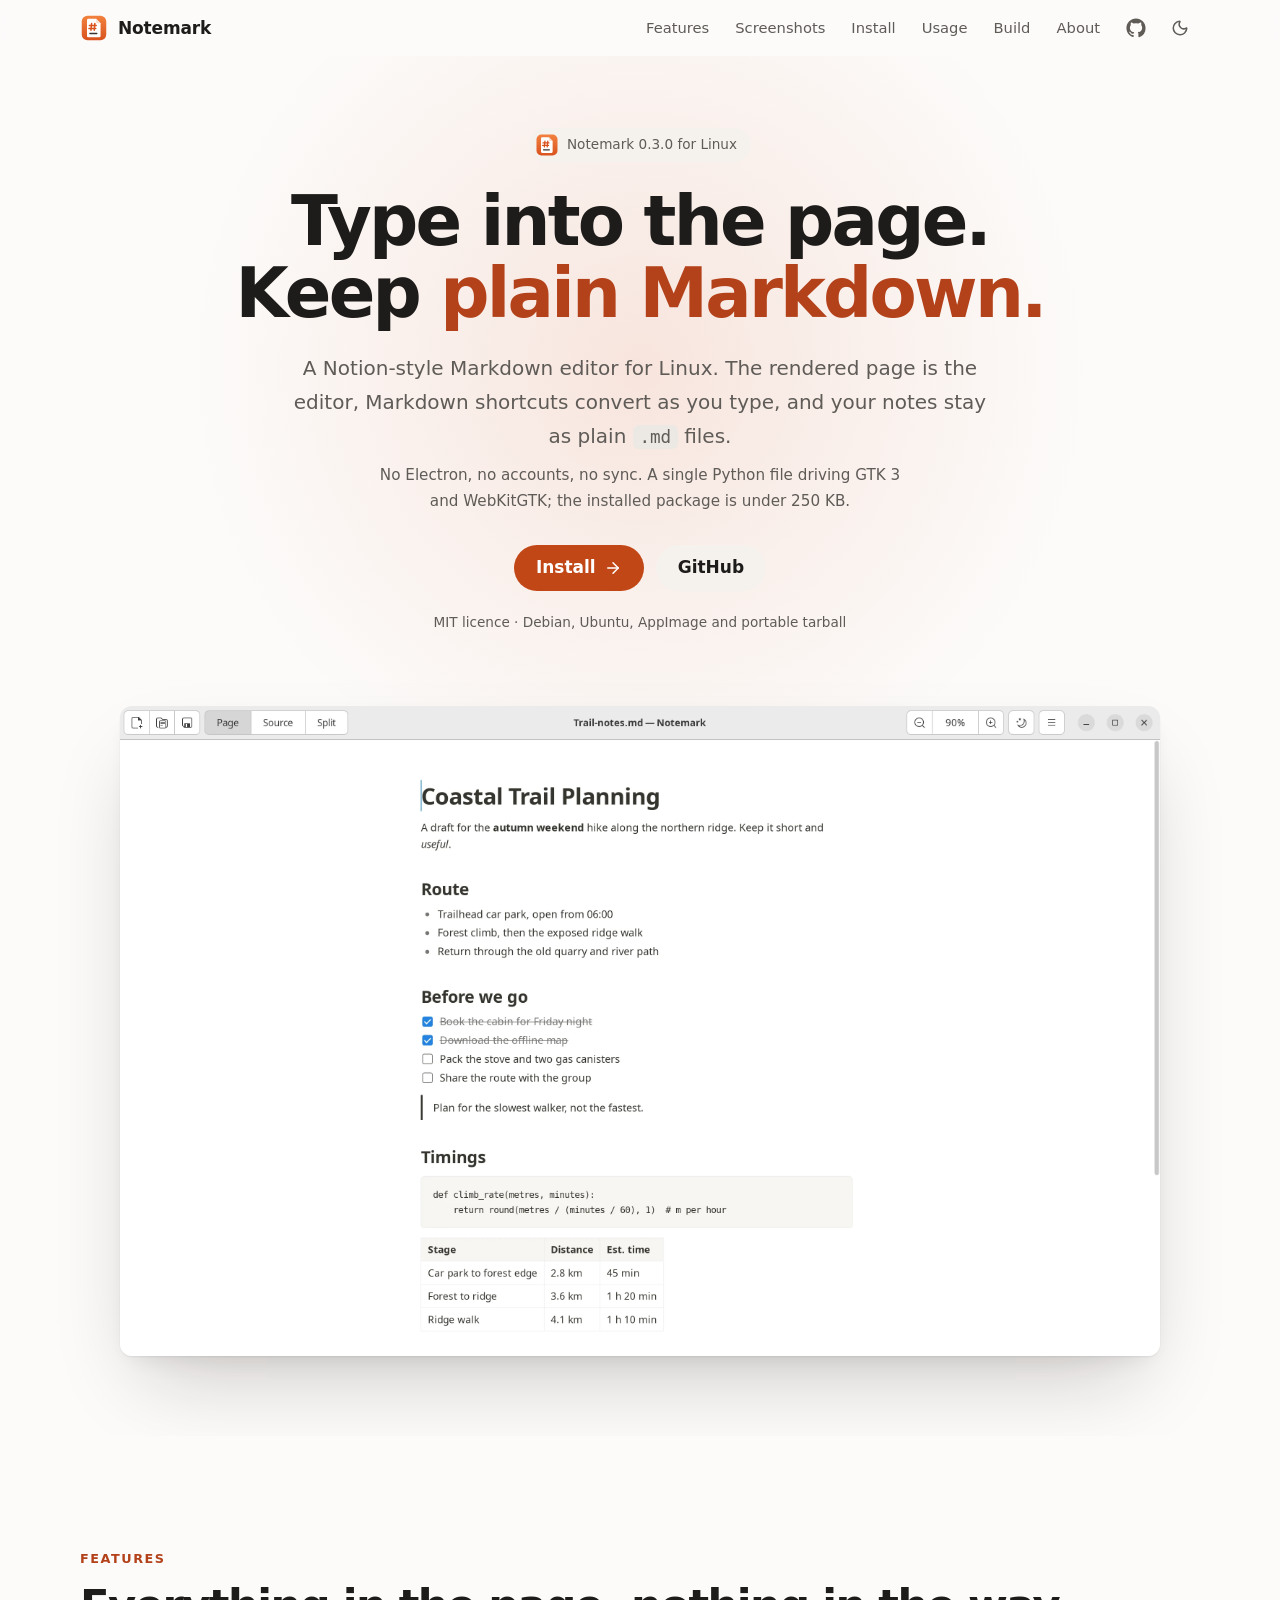
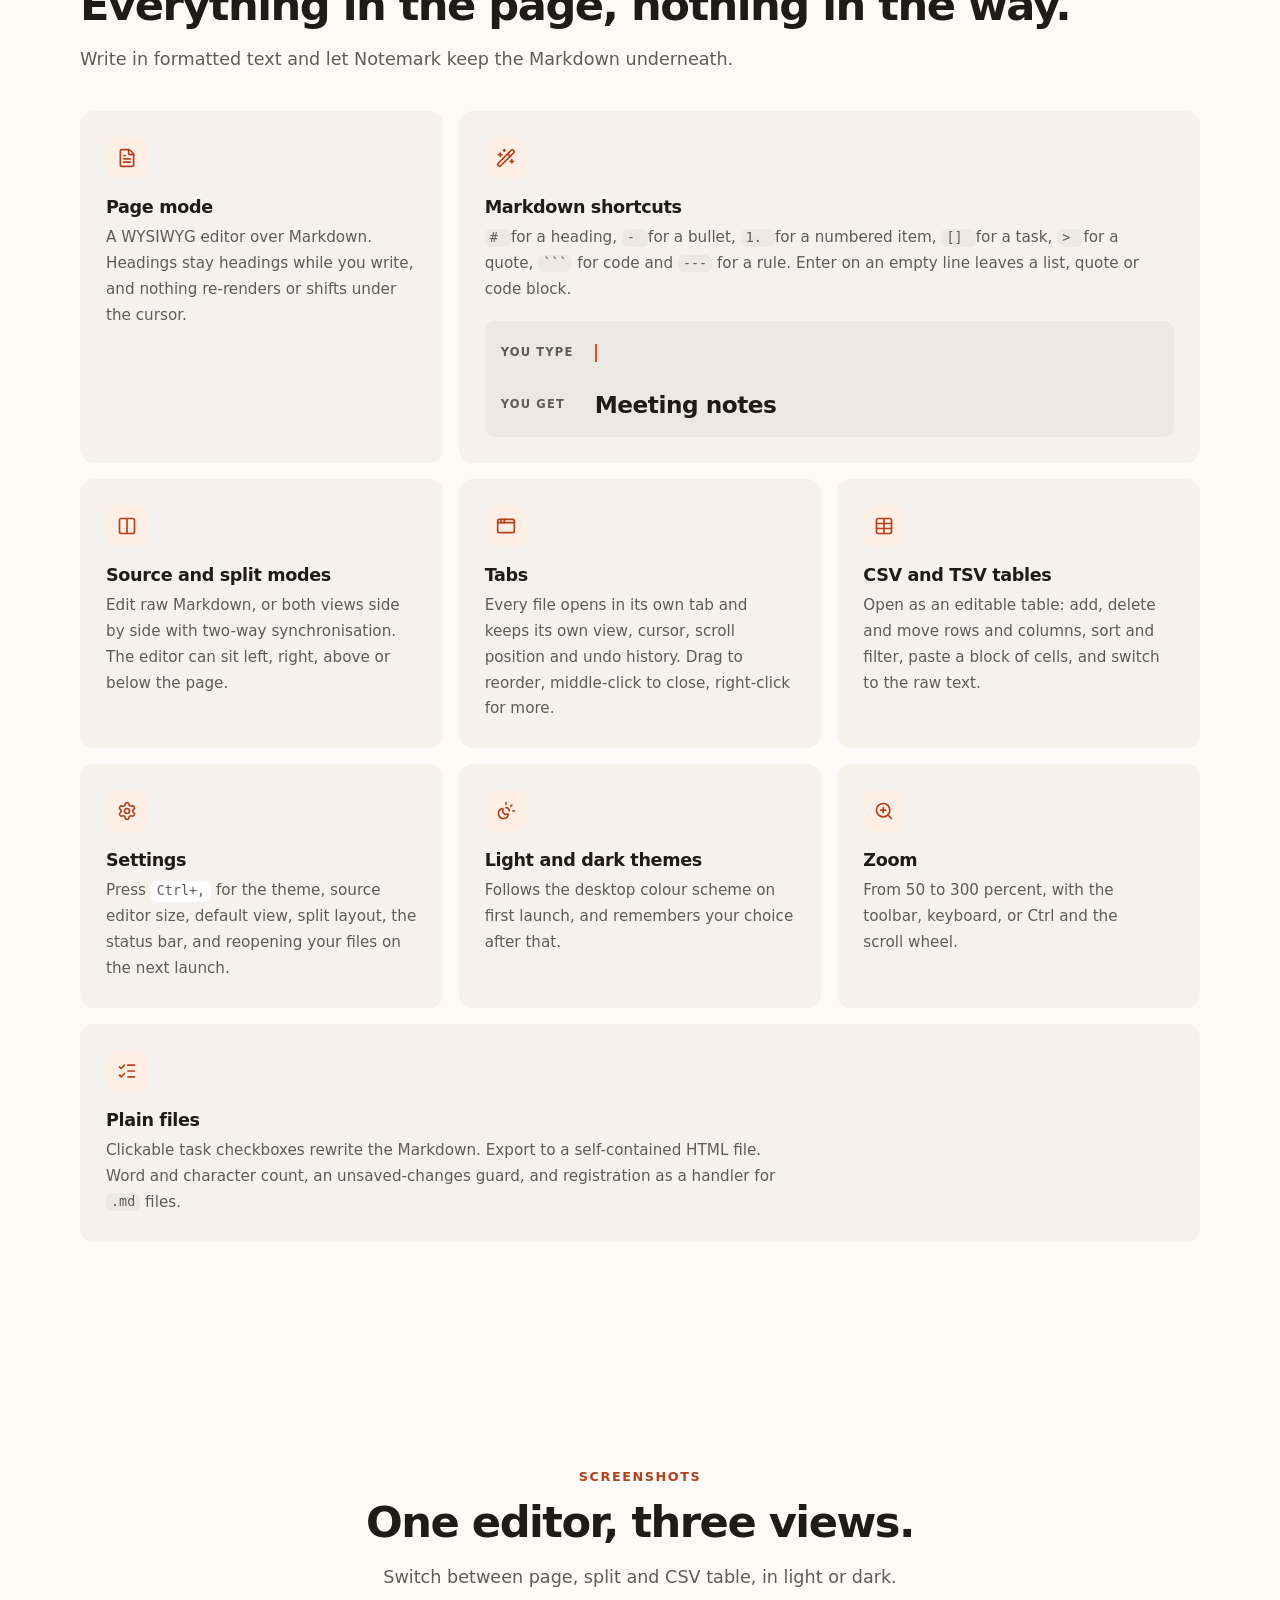
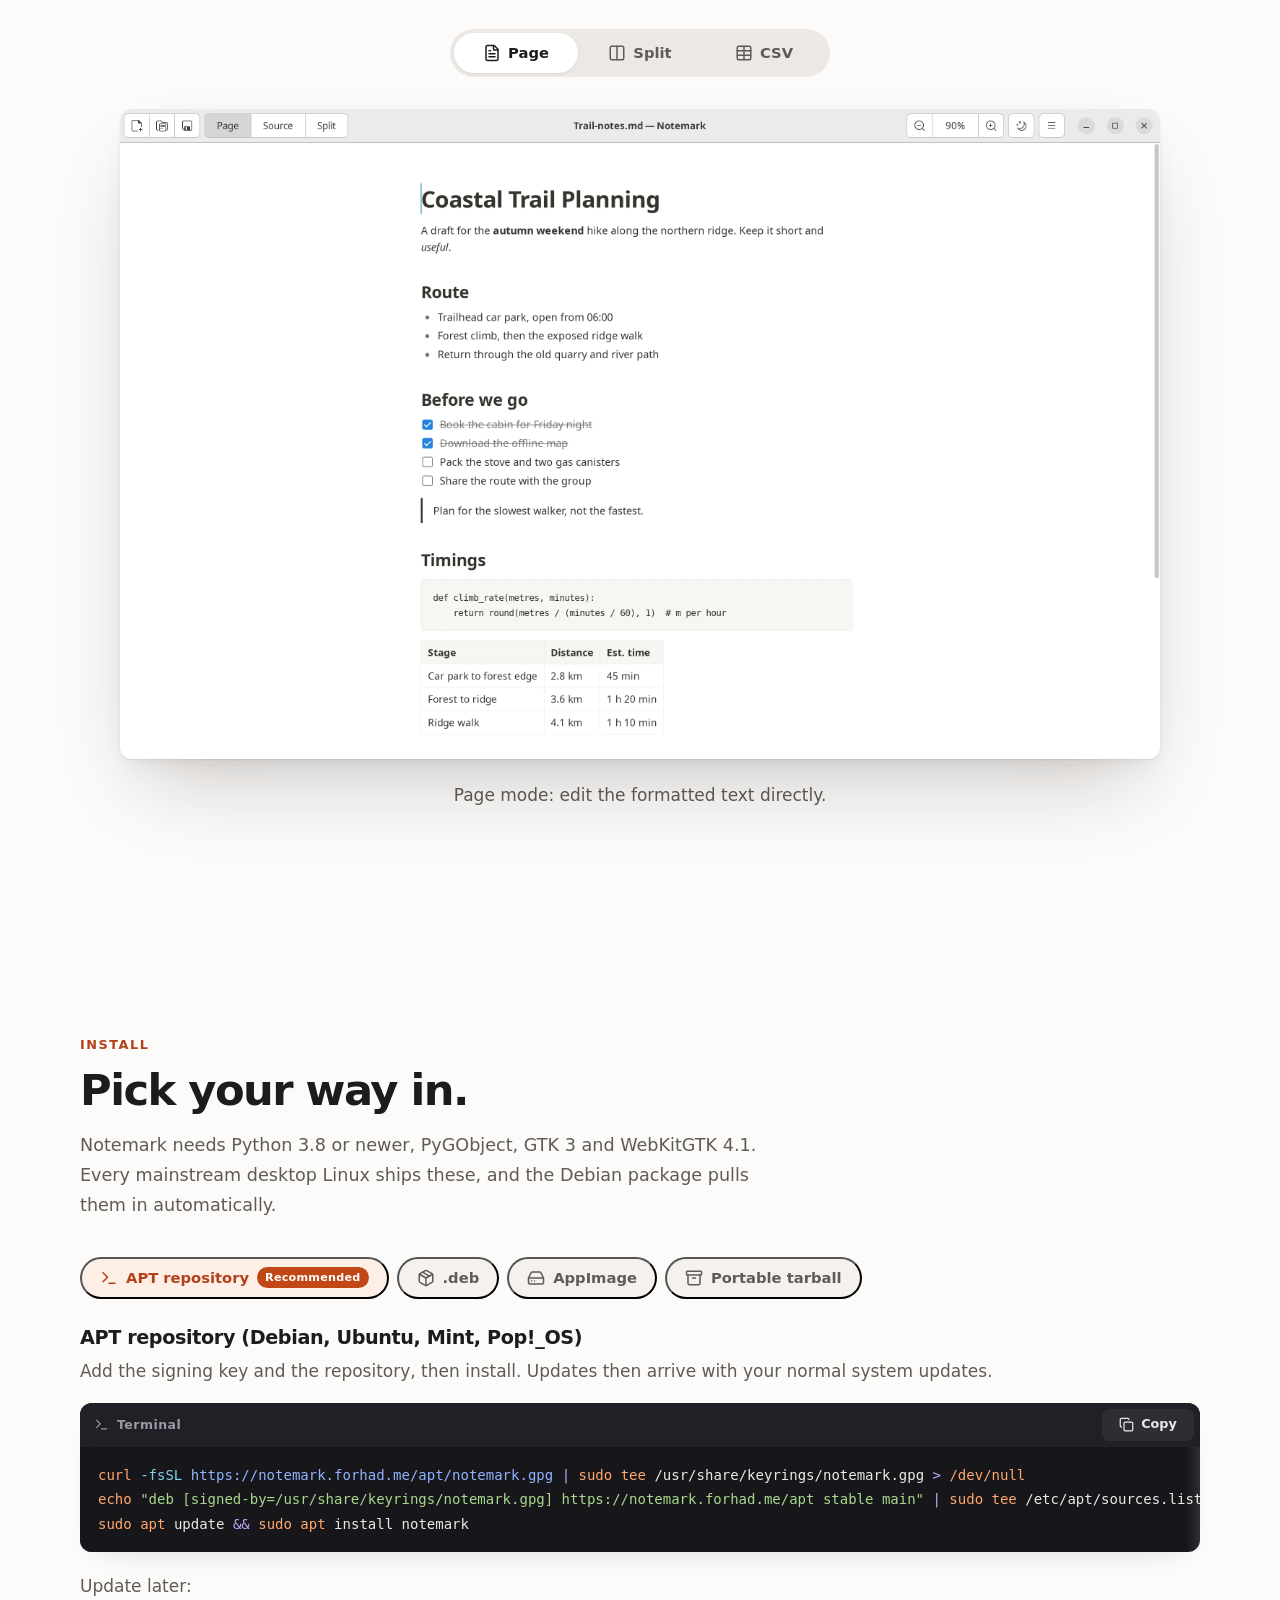
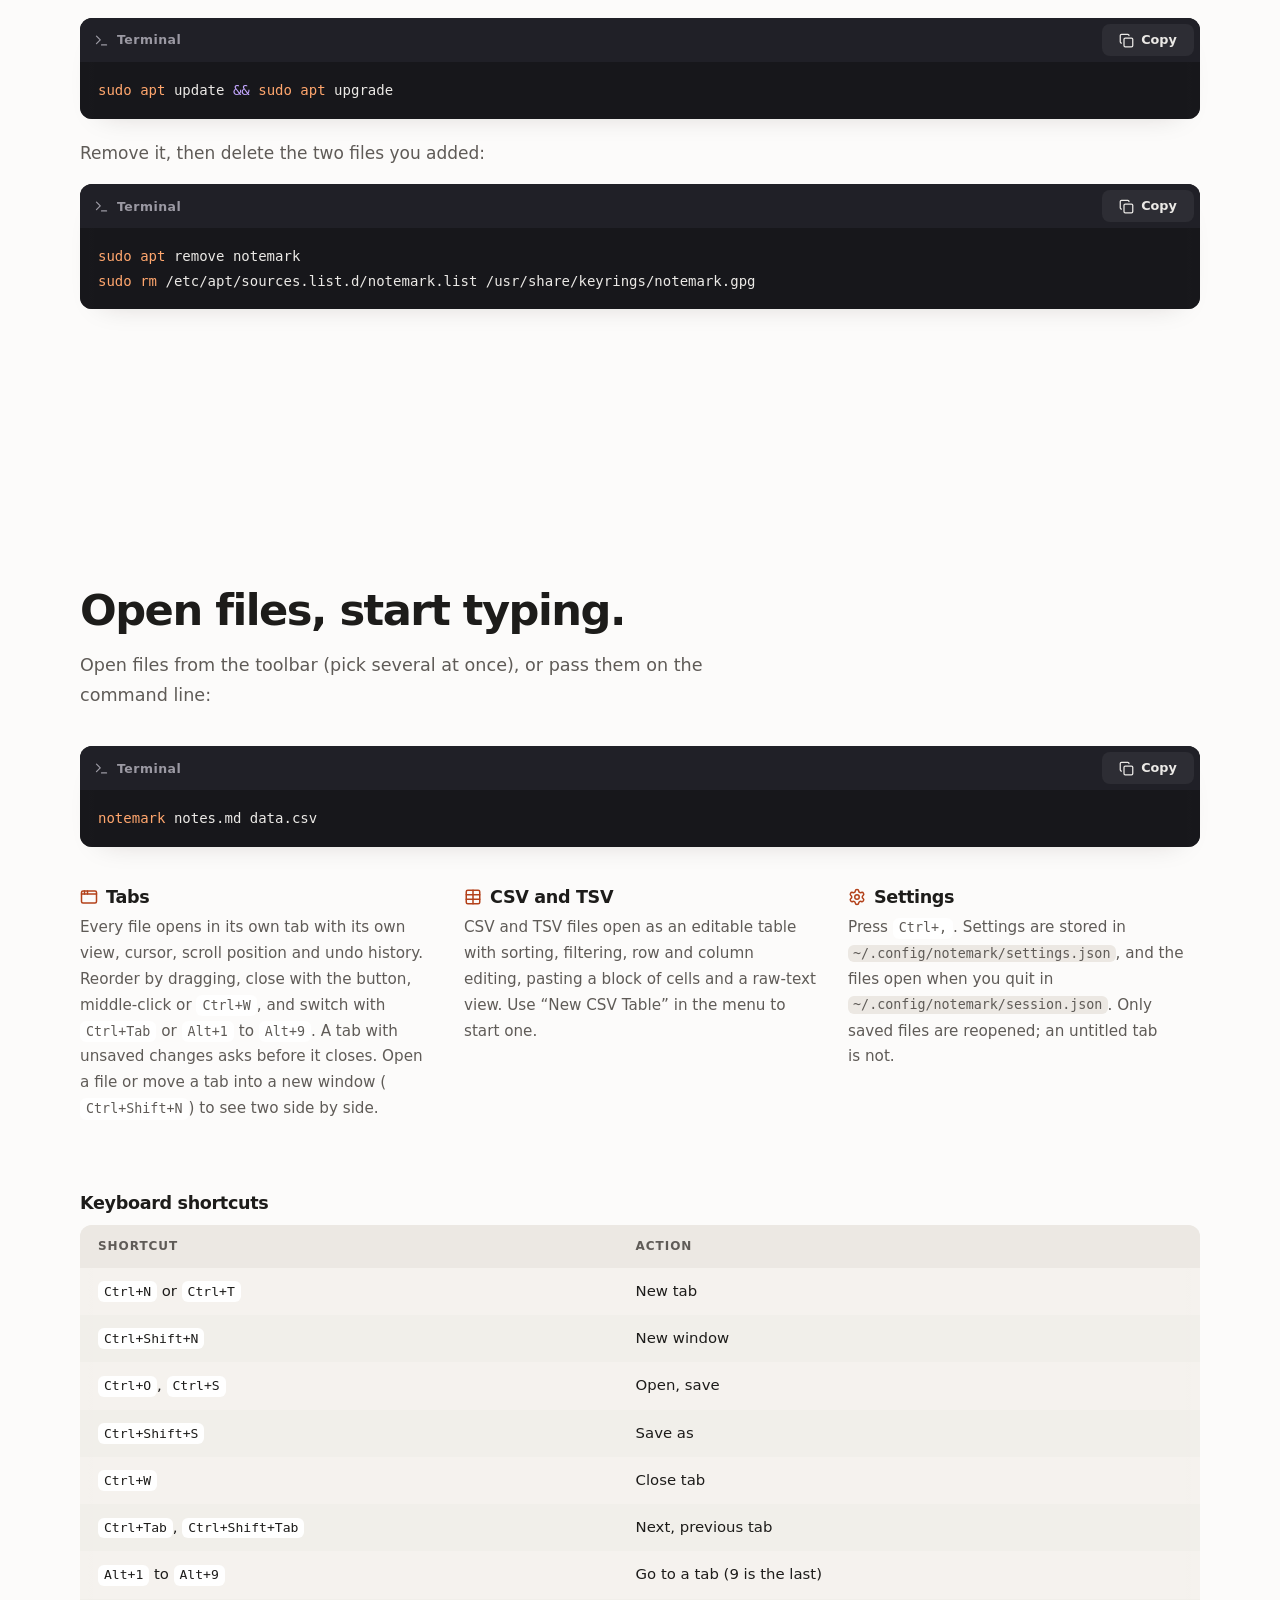
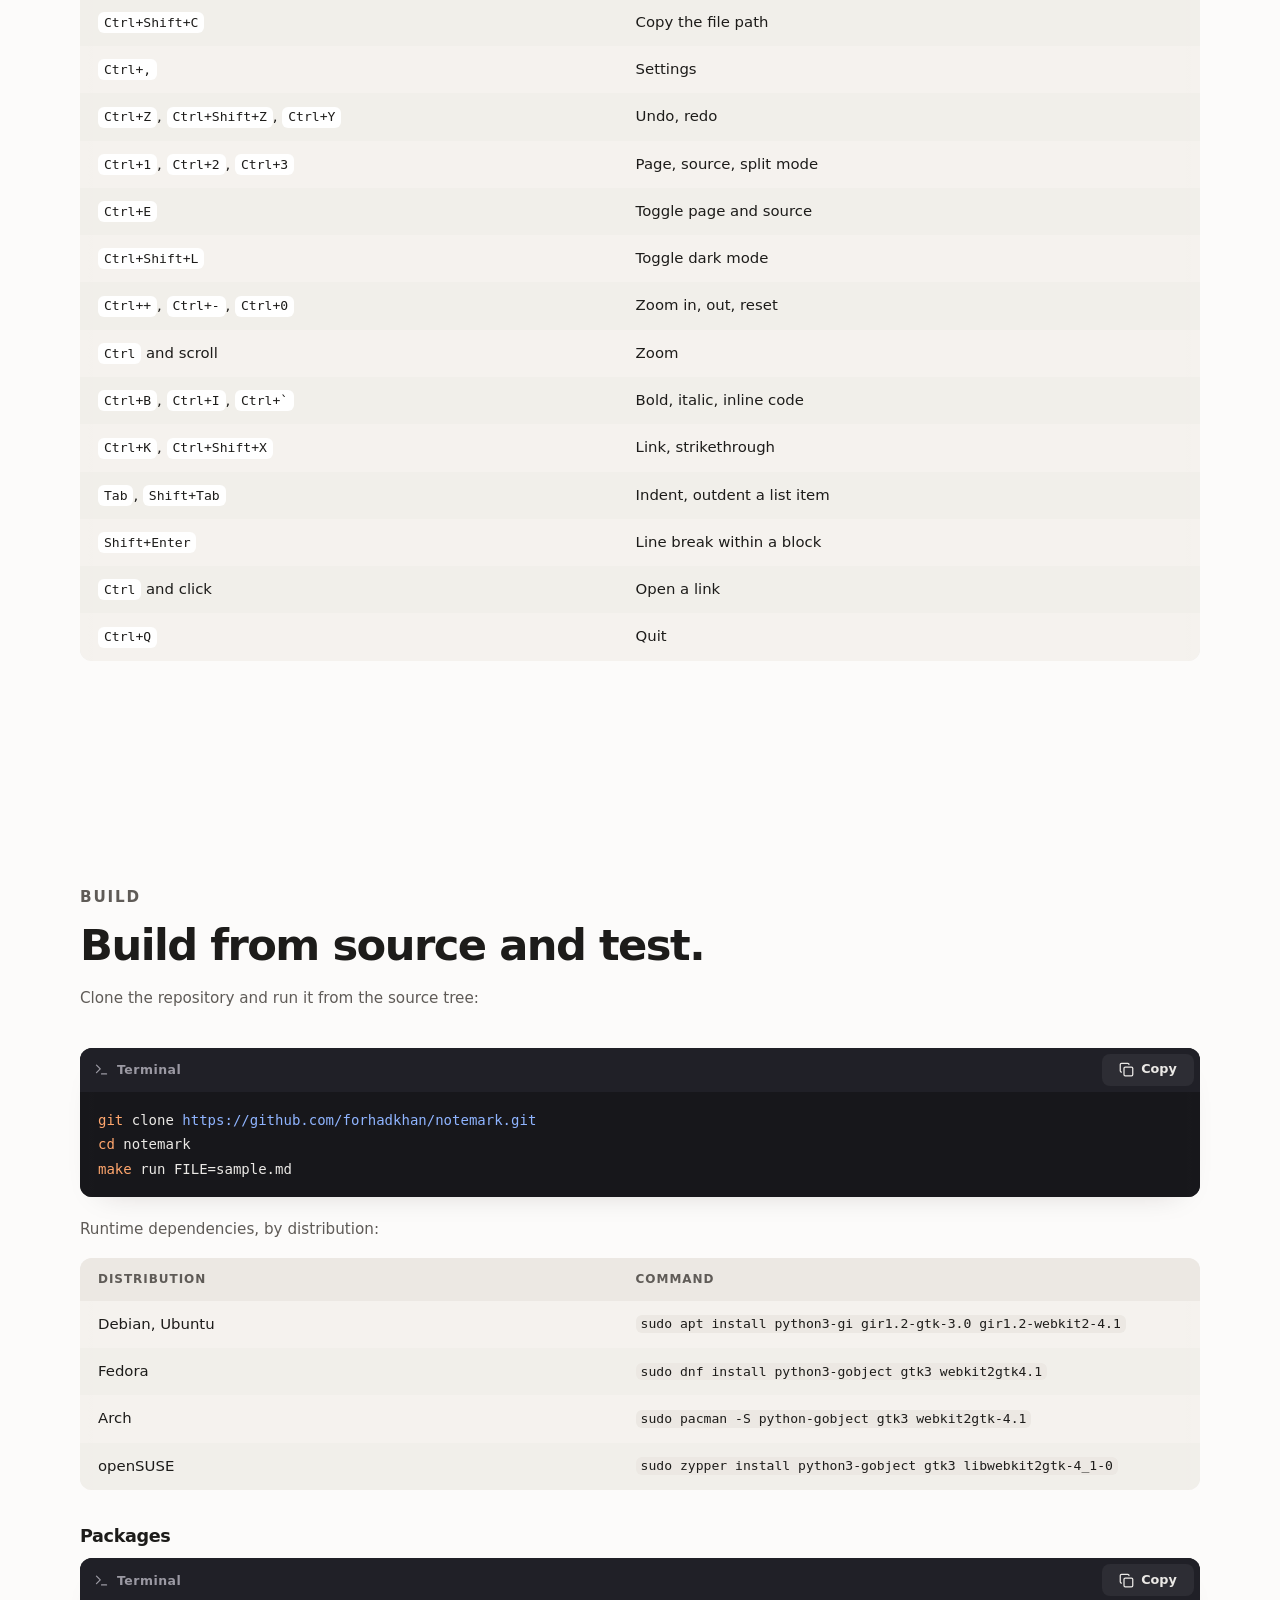
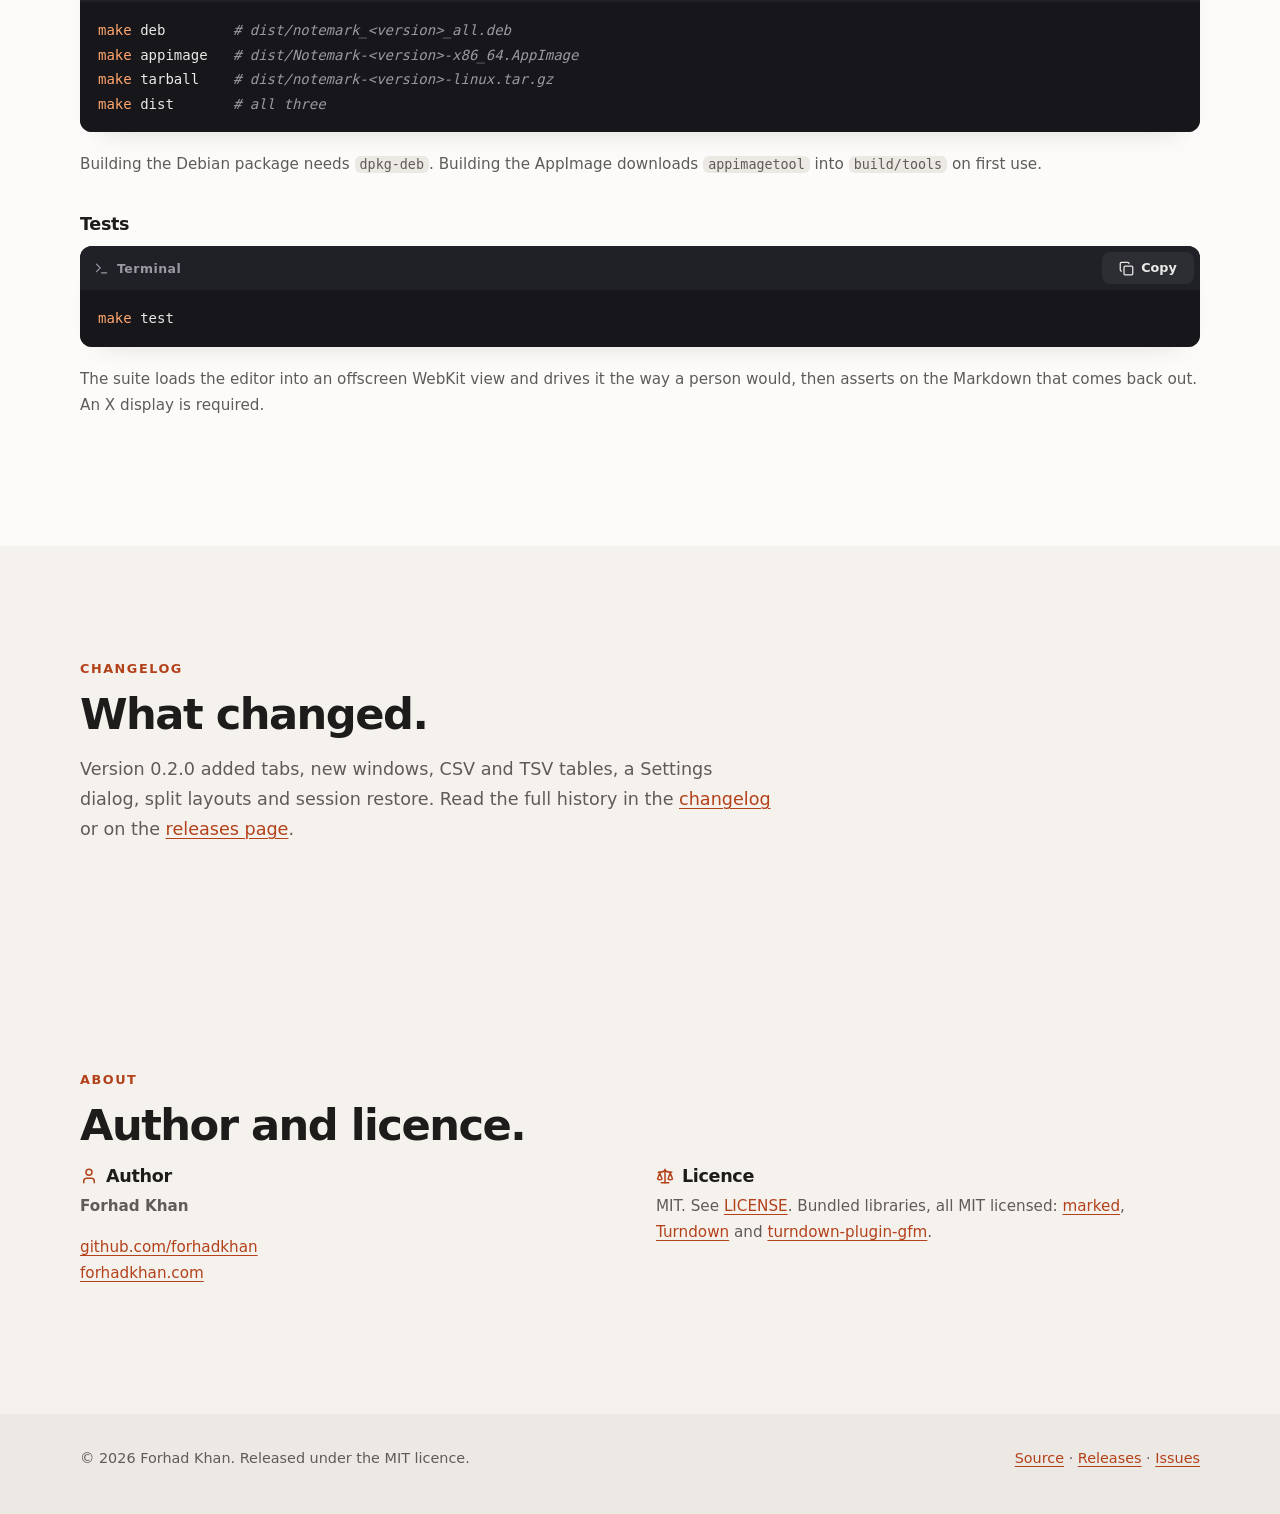
<file: index.html>
<!DOCTYPE html>
<html lang="en">
<head>
<meta charset="utf-8">
<meta name="viewport" content="width=device-width, initial-scale=1">
<title>Notemark: a Notion-style Markdown editor for Linux</title>
<meta name="description" content="Notemark is a lightweight, Notion-style Markdown editor for Linux. The rendered page is the editor, and your notes stay as plain .md files. GTK 3, WebKitGTK and Python. No Electron, no accounts, no sync.">
<meta name="color-scheme" content="light dark">
<meta name="theme-color" content="#fcfbfa" media="(prefers-color-scheme: light)">
<meta name="theme-color" content="#0d0d0e" media="(prefers-color-scheme: dark)">
<link rel="canonical" href="https://notemark.forhad.me/">
<meta property="og:type" content="website">
<meta property="og:title" content="Notemark: a Notion-style Markdown editor for Linux">
<meta property="og:description" content="Type into formatted text, keep plain .md files. No Electron, no accounts, no sync.">
<meta property="og:url" content="https://notemark.forhad.me/">
<meta property="og:image" content="https://notemark.forhad.me/assets/og.png">
<meta property="og:image:width" content="1200">
<meta property="og:image:height" content="630">
<meta property="og:image:alt" content="Notemark in a window, with the tagline: type into the page, keep plain Markdown.">
<meta name="twitter:card" content="summary_large_image">
<meta name="twitter:title" content="Notemark: a Notion-style Markdown editor for Linux">
<meta name="twitter:description" content="Type into formatted text, keep plain .md files. No Electron, no accounts, no sync.">
<meta name="twitter:image" content="https://notemark.forhad.me/assets/og.png">
<link rel="icon" type="image/svg+xml" href="assets/logo.svg">
<script>
(function(){var d=document.documentElement,t;try{t=localStorage.getItem('notemark-theme')}catch(e){}
if(t!=='light'&&t!=='dark')t=window.matchMedia&&matchMedia('(prefers-color-scheme: dark)').matches?'dark':'light';
d.setAttribute('data-theme',t);d.className+=' js'})();
</script>
<link rel="stylesheet" href="style.css">
<script src="site.js" defer></script>
</head>
<body>
<a class="skip" href="#main">Skip to content</a>

<svg width="0" height="0" style="position:absolute" aria-hidden="true" focusable="false">
  <defs>
    <symbol id="i-copy" viewBox="0 0 24 24"><rect width="14" height="14" x="8" y="8" rx="2" ry="2"/><path d="M4 16c-1.1 0-2-.9-2-2V4c0-1.1.9-2 2-2h10c1.1 0 2 .9 2 2"/></symbol>
    <symbol id="i-check" viewBox="0 0 24 24"><path d="M20 6 9 17l-5-5"/></symbol>
    <symbol id="i-sun" viewBox="0 0 24 24"><circle cx="12" cy="12" r="4"/><path d="M12 2v2"/><path d="M12 20v2"/><path d="m4.93 4.93 1.41 1.41"/><path d="m17.66 17.66 1.41 1.41"/><path d="M2 12h2"/><path d="M20 12h2"/><path d="m6.34 17.66-1.41 1.41"/><path d="m19.07 4.93-1.41 1.41"/></symbol>
    <symbol id="i-moon" viewBox="0 0 24 24"><path d="M20.985 12.486a9 9 0 1 1-9.473-9.472c.405-.022.617.46.402.803a6 6 0 0 0 8.268 8.268c.344-.215.825-.004.803.401"/></symbol>
    <symbol id="i-chevron" viewBox="0 0 24 24"><path d="M5 12h14"/><path d="m12 5 7 7-7 7"/></symbol>
    <symbol id="i-terminal" viewBox="0 0 24 24"><path d="M12 19h8"/><path d="m4 17 6-6-6-6"/></symbol>
    <symbol id="i-package" viewBox="0 0 24 24"><path d="M11 21.73a2 2 0 0 0 2 0l7-4A2 2 0 0 0 21 16V8a2 2 0 0 0-1-1.73l-7-4a2 2 0 0 0-2 0l-7 4A2 2 0 0 0 3 8v8a2 2 0 0 0 1 1.73z"/><path d="M12 22V12"/><polyline points="3.29 7 12 12 20.71 7"/><path d="m7.5 4.27 9 5.15"/></symbol>
    <symbol id="i-hard-drive" viewBox="0 0 24 24"><path d="M10 16h.01"/><path d="M2.212 11.577a2 2 0 0 0-.212.896V18a2 2 0 0 0 2 2h16a2 2 0 0 0 2-2v-5.527a2 2 0 0 0-.212-.896L18.55 5.11A2 2 0 0 0 16.76 4H7.24a2 2 0 0 0-1.79 1.11z"/><path d="M21.946 12.013H2.054"/><path d="M6 16h.01"/></symbol>
    <symbol id="i-archive" viewBox="0 0 24 24"><rect width="20" height="5" x="2" y="3" rx="1"/><path d="M4 8v11a2 2 0 0 0 2 2h12a2 2 0 0 0 2-2V8"/><path d="M10 12h4"/></symbol>
    <symbol id="i-file-text" viewBox="0 0 24 24"><path d="M6 22a2 2 0 0 1-2-2V4a2 2 0 0 1 2-2h8a2.4 2.4 0 0 1 1.704.706l3.588 3.588A2.4 2.4 0 0 1 20 8v12a2 2 0 0 1-2 2z"/><path d="M14 2v5a1 1 0 0 0 1 1h5"/><path d="M10 9H8"/><path d="M16 13H8"/><path d="M16 17H8"/></symbol>
    <symbol id="i-wand-sparkles" viewBox="0 0 24 24"><path d="m21.64 3.64-1.28-1.28a1.21 1.21 0 0 0-1.72 0L2.36 18.64a1.21 1.21 0 0 0 0 1.72l1.28 1.28a1.2 1.2 0 0 0 1.72 0L21.64 5.36a1.2 1.2 0 0 0 0-1.72"/><path d="m14 7 3 3"/><path d="M5 6v4"/><path d="M19 14v4"/><path d="M10 2v2"/><path d="M7 8H3"/><path d="M21 16h-4"/><path d="M11 3H9"/></symbol>
    <symbol id="i-columns-2" viewBox="0 0 24 24"><rect width="18" height="18" x="3" y="3" rx="2"/><path d="M12 3v18"/></symbol>
    <symbol id="i-app-window" viewBox="0 0 24 24"><rect x="2" y="4" width="20" height="16" rx="2"/><path d="M10 4v4"/><path d="M2 8h20"/><path d="M6 4v4"/></symbol>
    <symbol id="i-table" viewBox="0 0 24 24"><path d="M12 3v18"/><rect width="18" height="18" x="3" y="3" rx="2"/><path d="M3 9h18"/><path d="M3 15h18"/></symbol>
    <symbol id="i-settings" viewBox="0 0 24 24"><path d="M9.671 4.136a2.34 2.34 0 0 1 4.659 0 2.34 2.34 0 0 0 3.319 1.915 2.34 2.34 0 0 1 2.33 4.033 2.34 2.34 0 0 0 0 3.831 2.34 2.34 0 0 1-2.33 4.033 2.34 2.34 0 0 0-3.319 1.915 2.34 2.34 0 0 1-4.659 0 2.34 2.34 0 0 0-3.32-1.915 2.34 2.34 0 0 1-2.33-4.033 2.34 2.34 0 0 0 0-3.831A2.34 2.34 0 0 1 6.35 6.051a2.34 2.34 0 0 0 3.319-1.915"/><circle cx="12" cy="12" r="3"/></symbol>
    <symbol id="i-sun-moon" viewBox="0 0 24 24"><path d="M12 2v2"/><path d="M14.837 16.385a6 6 0 1 1-7.223-7.222c.624-.147.97.66.715 1.248a4 4 0 0 0 5.26 5.259c.589-.255 1.396.09 1.248.715"/><path d="M16 12a4 4 0 0 0-4-4"/><path d="m19 5-1.256 1.256"/><path d="M20 12h2"/></symbol>
    <symbol id="i-zoom-in" viewBox="0 0 24 24"><circle cx="11" cy="11" r="8"/><line x1="21" x2="16.65" y1="21" y2="16.65"/><line x1="11" x2="11" y1="8" y2="14"/><line x1="8" x2="14" y1="11" y2="11"/></symbol>
    <symbol id="i-list-checks" viewBox="0 0 24 24"><path d="M13 5h8"/><path d="M13 12h8"/><path d="M13 19h8"/><path d="m3 17 2 2 4-4"/><path d="m3 7 2 2 4-4"/></symbol>
    <symbol id="i-user" viewBox="0 0 24 24"><path d="M19 21v-2a4 4 0 0 0-4-4H9a4 4 0 0 0-4 4v2"/><circle cx="12" cy="7" r="4"/></symbol>
    <symbol id="i-scale" viewBox="0 0 24 24"><path d="M12 3v18"/><path d="m19 8 3 8a5 5 0 0 1-6 0zV7"/><path d="M3 7h1a17 17 0 0 0 8-2 17 17 0 0 0 8 2h1"/><path d="m5 8 3 8a5 5 0 0 1-6 0zV7"/><path d="M7 21h10"/></symbol>
    <symbol id="i-hammer" viewBox="0 0 24 24"><path d="m15 12-9.373 9.373a1 1 0 0 1-3.001-3L12 9"/><path d="m18 15 4-4"/><path d="m21.5 11.5-1.914-1.914A2 2 0 0 1 19 8.172v-.344a2 2 0 0 0-.586-1.414l-1.657-1.657A6 6 0 0 0 12.516 3H9l1.243 1.243A6 6 0 0 1 12 8.485V10l2 2h1.172a2 2 0 0 1 1.414.586L18.5 14.5"/></symbol>
    <symbol id="i-flask-conical" viewBox="0 0 24 24"><path d="M14 2v6a2 2 0 0 0 .245.96l5.51 10.08A2 2 0 0 1 18 22H6a2 2 0 0 1-1.755-2.96l5.51-10.08A2 2 0 0 0 10 8V2"/><path d="M6.453 15h11.094"/><path d="M8.5 2h7"/></symbol>
    <symbol id="i-gh" viewBox="0 0 24 24"><path d="M12 .5C5.65.5.5 5.65.5 12c0 5.08 3.29 9.39 7.86 10.91.58.1.79-.25.79-.56v-2c-3.2.7-3.87-1.37-3.87-1.37-.52-1.33-1.28-1.69-1.28-1.69-1.04-.71.08-.7.08-.7 1.15.08 1.76 1.18 1.76 1.18 1.03 1.76 2.69 1.25 3.35.96.1-.74.4-1.25.73-1.54-2.55-.29-5.24-1.28-5.24-5.68 0-1.26.45-2.28 1.18-3.09-.12-.29-.51-1.46.11-3.05 0 0 .97-.31 3.17 1.18a11 11 0 0 1 5.78 0c2.2-1.49 3.17-1.18 3.17-1.18.63 1.59.23 2.76.11 3.05.74.81 1.18 1.83 1.18 3.09 0 4.41-2.69 5.38-5.25 5.67.41.36.78 1.06.78 2.14v3.17c0 .31.21.67.8.56A11.5 11.5 0 0 0 23.5 12C23.5 5.65 18.35.5 12 .5z"/></symbol>
  </defs>
</svg>

<header class="nav" id="nav">
  <div class="wrap nav-in">
    <a class="brand" href="#top"><img src="assets/logo.svg" alt="" width="28" height="28"><span>Notemark</span></a>
    <nav aria-label="Primary" id="site-nav">
      <ul>
        <li><a href="#features">Features</a></li>
        <li><a href="#screenshots">Screenshots</a></li>
        <li><a href="#install">Install</a></li>
        <li><a href="#usage">Usage</a></li>
        <li><a href="#build">Build</a></li>
        <li><a href="#about">About</a></li>
      </ul>
    </nav>
    <a class="icon-btn" href="https://github.com/forhadkhan/notemark" aria-label="Notemark on GitHub" title="GitHub"><svg class="ico ico-gh" aria-hidden="true"><use href="#i-gh"/></svg></a>
    <button class="icon-btn" id="theme-toggle" type="button" aria-label="Switch to dark theme" title="Toggle theme">
      <svg class="ico ico-moon" aria-hidden="true"><use href="#i-moon"/></svg>
      <svg class="ico ico-sun" aria-hidden="true"><use href="#i-sun"/></svg>
    </button>
    <button class="icon-btn" id="menu-btn" type="button" aria-label="Menu" aria-expanded="false" aria-controls="site-nav">
      <svg class="ico ico-menu" aria-hidden="true" viewBox="0 0 24 24"><path class="l1" d="M4 9h16"/><path class="l2" d="M4 15h16"/></svg>
    </button>
  </div>
</header>

<main id="main">
  <section class="hero" id="top">
    <div class="wrap">
      <p class="pill rv"><img src="assets/logo.svg" alt="" width="24" height="24">Notemark 0.3.0 for Linux</p>
      <h1 class="rv" style="--d:.06s">Type into the page. Keep <em>plain Markdown.</em></h1>
      <p class="lede rv" style="--d:.12s">A Notion-style Markdown editor for Linux. The rendered page is the editor, Markdown shortcuts convert as you type, and your notes stay as plain <code>.md</code> files.</p>
      <p class="sub rv" style="--d:.16s">No Electron, no accounts, no sync. A single Python file driving GTK 3 and WebKitGTK; the installed package is under 250 KB.</p>
      <div class="cta rv" style="--d:.2s">
        <a class="btn btn-primary" href="#install">Install <svg class="ico" aria-hidden="true"><use href="#i-chevron"/></svg></a>
        <a class="btn" href="https://github.com/forhadkhan/notemark">GitHub</a>
      </div>
      <p class="meta rv" style="--d:.24s">MIT licence &middot; Debian, Ubuntu, AppImage and portable tarball</p>

      <div class="stage rv" style="--d:.3s">
        <div class="float"><div class="parallax" id="parallax">
          <div class="win">
            <div class="win-body">
              <img class="t-light" src="assets/shots/page-light.webp" width="1440" height="900" alt="Notemark in page mode, light theme: a formatted note with headings and lists." decoding="async" loading="lazy">
              <img class="t-dark" src="assets/shots/page-dark.webp" width="1440" height="900" alt="Notemark in page mode, dark theme: a formatted note with headings and lists." decoding="async" loading="lazy">
            </div>
          </div>
        </div></div>
      </div>
    </div>
  </section>

  <section id="features" aria-labelledby="h-features">
    <div class="wrap">
      <p class="eyebrow rv">Features</p>
      <h2 id="h-features" class="rv">Everything in the page, nothing in the way.</h2>
      <p class="intro rv">Write in formatted text and let Notemark keep the Markdown underneath.</p>
      <ul class="cards">
        <li class="rv"><span class="ci"><svg class="ico" aria-hidden="true"><use href="#i-file-text"/></svg></span><h3>Page mode</h3><p>A WYSIWYG editor over Markdown. Headings stay headings while you write, and nothing re-renders or shifts under the cursor.</p></li>
        <li class="wide rv" style="--d:.06s"><span class="ci"><svg class="ico" aria-hidden="true"><use href="#i-wand-sparkles"/></svg></span><h3>Markdown shortcuts</h3><p><code># </code> for a heading, <code>- </code> for a bullet, <code>1. </code> for a numbered item, <code>[] </code> for a task, <code>&gt; </code> for a quote, <code>```</code> for code and <code>---</code> for a rule. Enter on an empty line leaves a list, quote or code block.</p>
          <div class="demo" aria-hidden="true">
            <div class="demo-row"><span class="demo-k">You type</span><span class="demo-raw"><span class="typed"># Meeting notes</span></span></div>
            <div class="demo-row"><span class="demo-k">You get</span><span class="demo-out">Meeting notes</span></div>
          </div>
        </li>
        <li class="rv"><span class="ci"><svg class="ico" aria-hidden="true"><use href="#i-columns-2"/></svg></span><h3>Source and split modes</h3><p>Edit raw Markdown, or both views side by side with two-way synchronisation. The editor can sit left, right, above or below the page.</p></li>
        <li class="rv" style="--d:.06s"><span class="ci"><svg class="ico" aria-hidden="true"><use href="#i-app-window"/></svg></span><h3>Tabs</h3><p>Every file opens in its own tab and keeps its own view, cursor, scroll position and undo history. Drag to reorder, middle-click to close, right-click for more.</p></li>
        <li class="rv" style="--d:.12s"><span class="ci"><svg class="ico" aria-hidden="true"><use href="#i-table"/></svg></span><h3>CSV and TSV tables</h3><p>Open as an editable table: add, delete and move rows and columns, sort and filter, paste a block of cells, and switch to the raw text.</p></li>
        <li class="rv"><span class="ci"><svg class="ico" aria-hidden="true"><use href="#i-settings"/></svg></span><h3>Settings</h3><p>Press <kbd>Ctrl+,</kbd> for the theme, source editor size, default view, split layout, the status bar, and reopening your files on the next launch.</p></li>
        <li class="rv" style="--d:.06s"><span class="ci"><svg class="ico" aria-hidden="true"><use href="#i-sun-moon"/></svg></span><h3>Light and dark themes</h3><p>Follows the desktop colour scheme on first launch, and remembers your choice after that.</p></li>
        <li class="rv" style="--d:.12s"><span class="ci"><svg class="ico" aria-hidden="true"><use href="#i-zoom-in"/></svg></span><h3>Zoom</h3><p>From 50 to 300 percent, with the toolbar, keyboard, or Ctrl and the scroll wheel.</p></li>
        <li class="full rv"><span class="ci"><svg class="ico" aria-hidden="true"><use href="#i-list-checks"/></svg></span><h3>Plain files</h3><p>Clickable task checkboxes rewrite the Markdown. Export to a self-contained HTML file. Word and character count, an unsaved-changes guard, and registration as a handler for <code>.md</code> files.</p></li>
      </ul>
    </div>
  </section>

  <section id="screenshots" aria-labelledby="h-shots">
    <div class="wrap center">
      <p class="eyebrow rv">Screenshots</p>
      <h2 id="h-shots" class="rv">One editor, three views.</h2>
      <p class="intro rv">Switch between page, split and CSV table, in light or dark.</p>

      <div class="shot rv" data-tabs>
        <div class="seg" role="tablist" aria-label="Screenshot view">
          <button role="tab" type="button" id="tab-page" aria-controls="panel-page" aria-selected="true"><svg class="ico" aria-hidden="true"><use href="#i-file-text"/></svg>Page</button>
          <button role="tab" type="button" id="tab-split" aria-controls="panel-split" aria-selected="false" tabindex="-1"><svg class="ico" aria-hidden="true"><use href="#i-columns-2"/></svg>Split</button>
          <button role="tab" type="button" id="tab-csv" aria-controls="panel-csv" aria-selected="false" tabindex="-1"><svg class="ico" aria-hidden="true"><use href="#i-table"/></svg>CSV</button>
        </div>

        <div class="panel" role="tabpanel" id="panel-page" aria-labelledby="tab-page" tabindex="0">
          <div class="win">
            <div class="win-body">
              <img class="t-light" src="assets/shots/page-light.webp" width="1440" height="900" alt="Notemark in page mode, light theme: a formatted note with headings and lists." decoding="async" loading="lazy">
              <img class="t-dark" src="assets/shots/page-dark.webp" width="1440" height="900" alt="Notemark in page mode, dark theme: a formatted note with headings and lists." decoding="async" loading="lazy">
            </div>
          </div>
          <p class="cap">Page mode: edit the formatted text directly.</p>
        </div>

        <div class="panel" role="tabpanel" id="panel-split" aria-labelledby="tab-split" tabindex="0" hidden>
          <div class="win">
            <div class="win-body">
              <img class="t-light" src="assets/shots/split-light.webp" width="1440" height="900" alt="Notemark in split mode, light theme: Markdown source beside the formatted page." decoding="async" loading="lazy">
              <img class="t-dark" src="assets/shots/split-dark.webp" width="1440" height="900" alt="Notemark in split mode, dark theme: Markdown source beside the formatted page." decoding="async" loading="lazy">
            </div>
          </div>
          <p class="cap">Split mode: raw Markdown and the page side by side, kept in sync both ways.</p>
        </div>

        <div class="panel" role="tabpanel" id="panel-csv" aria-labelledby="tab-csv" tabindex="0" hidden>
          <div class="win">
            <div class="win-body">
              <img class="t-light" src="assets/shots/csv-light.webp" width="1440" height="900" alt="Notemark showing a CSV file as an editable table, light theme." decoding="async" loading="lazy">
              <img class="t-dark" src="assets/shots/csv-dark.webp" width="1440" height="900" alt="Notemark showing a CSV file as an editable table, dark theme." decoding="async" loading="lazy">
            </div>
          </div>
          <p class="cap">CSV and TSV files open as an editable table.</p>
        </div>
      </div>
    </div>
  </section>

  <section id="install" aria-labelledby="h-install">
    <div class="wrap">
      <p class="eyebrow rv">Install</p>
      <h2 id="h-install" class="rv">Pick your way in.</h2>
      <p class="intro rv">Notemark needs Python 3.8 or newer, PyGObject, GTK 3 and WebKitGTK 4.1. Every mainstream desktop Linux ships these, and the Debian package pulls them in automatically.</p>

      <div class="tabs rv" data-tabs>
        <div class="tablist" role="tablist" aria-label="Installation method">
          <button role="tab" type="button" id="tab-apt" aria-controls="panel-apt" aria-selected="true"><svg class="ico" aria-hidden="true"><use href="#i-terminal"/></svg>APT repository <span class="tag">Recommended</span></button>
          <button role="tab" type="button" id="tab-deb" aria-controls="panel-deb" aria-selected="false" tabindex="-1"><svg class="ico" aria-hidden="true"><use href="#i-package"/></svg>.deb</button>
          <button role="tab" type="button" id="tab-appimage" aria-controls="panel-appimage" aria-selected="false" tabindex="-1"><svg class="ico" aria-hidden="true"><use href="#i-hard-drive"/></svg>AppImage</button>
          <button role="tab" type="button" id="tab-tar" aria-controls="panel-tar" aria-selected="false" tabindex="-1"><svg class="ico" aria-hidden="true"><use href="#i-archive"/></svg>Portable tarball</button>
        </div>

        <div class="panel" role="tabpanel" id="panel-apt" aria-labelledby="tab-apt">
          <h3>APT repository (Debian, Ubuntu, Mint, Pop!_OS)</h3>
          <p>Add the signing key and the repository, then install. Updates then arrive with your normal system updates.</p>
          <div class="code"><div class="code-head"><span class="code-lang"><svg class="ico" aria-hidden="true"><use href="#i-terminal"/></svg><span>Terminal</span></span><button class="copy" type="button" aria-label="Copy commands"><span class="copy-ic"><svg class="ico ico-copy" aria-hidden="true"><use href="#i-copy"/></svg><svg class="ico ico-check" aria-hidden="true"><use href="#i-check"/></svg></span><span class="copy-label">Copy</span></button></div><pre tabindex="0"><code>curl -fsSL https://notemark.forhad.me/apt/notemark.gpg | sudo tee /usr/share/keyrings/notemark.gpg &gt; /dev/null
echo "deb [signed-by=/usr/share/keyrings/notemark.gpg] https://notemark.forhad.me/apt stable main" | sudo tee /etc/apt/sources.list.d/notemark.list
sudo apt update &amp;&amp; sudo apt install notemark</code></pre></div>
          <p>Update later:</p>
          <div class="code"><div class="code-head"><span class="code-lang"><svg class="ico" aria-hidden="true"><use href="#i-terminal"/></svg><span>Terminal</span></span><button class="copy" type="button" aria-label="Copy command"><span class="copy-ic"><svg class="ico ico-copy" aria-hidden="true"><use href="#i-copy"/></svg><svg class="ico ico-check" aria-hidden="true"><use href="#i-check"/></svg></span><span class="copy-label">Copy</span></button></div><pre tabindex="0"><code>sudo apt update &amp;&amp; sudo apt upgrade</code></pre></div>
          <p>Remove it, then delete the two files you added:</p>
          <div class="code"><div class="code-head"><span class="code-lang"><svg class="ico" aria-hidden="true"><use href="#i-terminal"/></svg><span>Terminal</span></span><button class="copy" type="button" aria-label="Copy commands"><span class="copy-ic"><svg class="ico ico-copy" aria-hidden="true"><use href="#i-copy"/></svg><svg class="ico ico-check" aria-hidden="true"><use href="#i-check"/></svg></span><span class="copy-label">Copy</span></button></div><pre tabindex="0"><code>sudo apt remove notemark
sudo rm /etc/apt/sources.list.d/notemark.list /usr/share/keyrings/notemark.gpg</code></pre></div>
        </div>

        <div class="panel" role="tabpanel" id="panel-deb" aria-labelledby="tab-deb" hidden>
          <h3>.deb from GitHub releases</h3>
          <p>Download <code>notemark_&lt;version&gt;_all.deb</code> from the <a href="https://github.com/forhadkhan/notemark/releases/latest">latest release</a> and install it:</p>
          <div class="code"><div class="code-head"><span class="code-lang"><svg class="ico" aria-hidden="true"><use href="#i-terminal"/></svg><span>Terminal</span></span><button class="copy" type="button" aria-label="Copy command"><span class="copy-ic"><svg class="ico ico-copy" aria-hidden="true"><use href="#i-copy"/></svg><svg class="ico ico-check" aria-hidden="true"><use href="#i-check"/></svg></span><span class="copy-label">Copy</span></button></div><pre tabindex="0"><code>sudo apt install ./notemark_0.3.0_all.deb</code></pre></div>
        </div>

        <div class="panel" role="tabpanel" id="panel-appimage" aria-labelledby="tab-appimage" hidden>
          <h3>AppImage (any distribution, no installation)</h3>
          <p>Download <code>Notemark-&lt;version&gt;-x86_64.AppImage</code> from the <a href="https://github.com/forhadkhan/notemark/releases/latest">latest release</a>, make it executable and run it:</p>
          <div class="code"><div class="code-head"><span class="code-lang"><svg class="ico" aria-hidden="true"><use href="#i-terminal"/></svg><span>Terminal</span></span><button class="copy" type="button" aria-label="Copy commands"><span class="copy-ic"><svg class="ico ico-copy" aria-hidden="true"><use href="#i-copy"/></svg><svg class="ico ico-check" aria-hidden="true"><use href="#i-check"/></svg></span><span class="copy-label">Copy</span></button></div><pre tabindex="0"><code>chmod +x Notemark-0.3.0-x86_64.AppImage
./Notemark-0.3.0-x86_64.AppImage</code></pre></div>
          <p>The AppImage carries Notemark itself and uses GTK, WebKitGTK and PyGObject from the host system. If they are missing it prints the exact package names to install for your distribution.</p>
        </div>

        <div class="panel" role="tabpanel" id="panel-tar" aria-labelledby="tab-tar" hidden>
          <h3>Portable tarball (no root, or a portable tree)</h3>
          <p>Download <code>notemark-&lt;version&gt;-linux.tar.gz</code> from the <a href="https://github.com/forhadkhan/notemark/releases/latest">latest release</a>. It runs in place or installs without root:</p>
          <div class="code"><div class="code-head"><span class="code-lang"><svg class="ico" aria-hidden="true"><use href="#i-terminal"/></svg><span>Terminal</span></span><button class="copy" type="button" aria-label="Copy commands"><span class="copy-ic"><svg class="ico ico-copy" aria-hidden="true"><use href="#i-copy"/></svg><svg class="ico ico-check" aria-hidden="true"><use href="#i-check"/></svg></span><span class="copy-label">Copy</span></button></div><pre tabindex="0"><code>tar -xzf notemark-0.3.0-linux.tar.gz
cd notemark-0.3.0
./notemark sample.md          # run without installing
./install.sh                  # or install into ~/.local
sudo ./install.sh /usr/local  # or system-wide</code></pre></div>
          <p>Run <code>./uninstall.sh</code> with the same prefix to remove it.</p>
        </div>
      </div>
    </div>
  </section>

  <section id="usage" aria-labelledby="h-usage">
    <div class="wrap">
      <p class="eyebrow rv">Usage</p>
      <h2 id="h-usage" class="rv">Open files, start typing.</h2>
      <p class="intro rv">Open files from the toolbar (pick several at once), or pass them on the command line:</p>
      <div class="code rv"><div class="code-head"><span class="code-lang"><svg class="ico" aria-hidden="true"><use href="#i-terminal"/></svg><span>Terminal</span></span><button class="copy" type="button" aria-label="Copy command"><span class="copy-ic"><svg class="ico ico-copy" aria-hidden="true"><use href="#i-copy"/></svg><svg class="ico ico-check" aria-hidden="true"><use href="#i-check"/></svg></span><span class="copy-label">Copy</span></button></div><pre tabindex="0"><code>notemark notes.md data.csv</code></pre></div>

      <div class="grid3">
        <div class="rv">
          <h3><svg class="ico hi" aria-hidden="true"><use href="#i-app-window"/></svg>Tabs</h3>
          <p>Every file opens in its own tab with its own view, cursor, scroll position and undo history. Reorder by dragging, close with the button, middle-click or <kbd>Ctrl+W</kbd>, and switch with <kbd>Ctrl+Tab</kbd> or <kbd>Alt+1</kbd> to <kbd>Alt+9</kbd>. A tab with unsaved changes asks before it closes. Open a file or move a tab into a new window (<kbd>Ctrl+Shift+N</kbd>) to see two side by side.</p>
        </div>
        <div class="rv" style="--d:.06s">
          <h3><svg class="ico hi" aria-hidden="true"><use href="#i-table"/></svg>CSV and TSV</h3>
          <p>CSV and TSV files open as an editable table with sorting, filtering, row and column editing, pasting a block of cells and a raw-text view. Use &ldquo;New CSV Table&rdquo; in the menu to start one.</p>
        </div>
        <div class="rv" style="--d:.12s">
          <h3><svg class="ico hi" aria-hidden="true"><use href="#i-settings"/></svg>Settings</h3>
          <p>Press <kbd>Ctrl+,</kbd>. Settings are stored in <code>~/.config/notemark/settings.json</code>, and the files open when you quit in <code>~/.config/notemark/session.json</code>. Only saved files are reopened; an untitled tab is not.</p>
        </div>
      </div>

      <h3 id="h-keys" class="rv">Keyboard shortcuts</h3>
      <div class="table-wrap rv" tabindex="0" role="region" aria-labelledby="h-keys">
        <table>
          <thead><tr><th scope="col">Shortcut</th><th scope="col">Action</th></tr></thead>
          <tbody>
            <tr><td><kbd>Ctrl+N</kbd> or <kbd>Ctrl+T</kbd></td><td>New tab</td></tr>
            <tr><td><kbd>Ctrl+Shift+N</kbd></td><td>New window</td></tr>
            <tr><td><kbd>Ctrl+O</kbd>, <kbd>Ctrl+S</kbd></td><td>Open, save</td></tr>
            <tr><td><kbd>Ctrl+Shift+S</kbd></td><td>Save as</td></tr>
            <tr><td><kbd>Ctrl+W</kbd></td><td>Close tab</td></tr>
            <tr><td><kbd>Ctrl+Tab</kbd>, <kbd>Ctrl+Shift+Tab</kbd></td><td>Next, previous tab</td></tr>
            <tr><td><kbd>Alt+1</kbd> to <kbd>Alt+9</kbd></td><td>Go to a tab (9 is the last)</td></tr>
            <tr><td><kbd>Ctrl+Shift+C</kbd></td><td>Copy the file path</td></tr>
            <tr><td><kbd>Ctrl+,</kbd></td><td>Settings</td></tr>
            <tr><td><kbd>Ctrl+Z</kbd>, <kbd>Ctrl+Shift+Z</kbd>, <kbd>Ctrl+Y</kbd></td><td>Undo, redo</td></tr>
            <tr><td><kbd>Ctrl+1</kbd>, <kbd>Ctrl+2</kbd>, <kbd>Ctrl+3</kbd></td><td>Page, source, split mode</td></tr>
            <tr><td><kbd>Ctrl+E</kbd></td><td>Toggle page and source</td></tr>
            <tr><td><kbd>Ctrl+Shift+L</kbd></td><td>Toggle dark mode</td></tr>
            <tr><td><kbd>Ctrl++</kbd>, <kbd>Ctrl+-</kbd>, <kbd>Ctrl+0</kbd></td><td>Zoom in, out, reset</td></tr>
            <tr><td><kbd>Ctrl</kbd> and scroll</td><td>Zoom</td></tr>
            <tr><td><kbd>Ctrl+B</kbd>, <kbd>Ctrl+I</kbd>, <kbd>Ctrl+`</kbd></td><td>Bold, italic, inline code</td></tr>
            <tr><td><kbd>Ctrl+K</kbd>, <kbd>Ctrl+Shift+X</kbd></td><td>Link, strikethrough</td></tr>
            <tr><td><kbd>Tab</kbd>, <kbd>Shift+Tab</kbd></td><td>Indent, outdent a list item</td></tr>
            <tr><td><kbd>Shift+Enter</kbd></td><td>Line break within a block</td></tr>
            <tr><td><kbd>Ctrl</kbd> and click</td><td>Open a link</td></tr>
            <tr><td><kbd>Ctrl+Q</kbd></td><td>Quit</td></tr>
          </tbody>
        </table>
      </div>
    </div>
  </section>

  <section id="build" aria-labelledby="h-build">
    <div class="wrap">
      <p class="eyebrow rv">Build</p>
      <h2 id="h-build" class="rv">Build from source and test.</h2>
      <p class="intro rv">Clone the repository and run it from the source tree:</p>
      <div class="code rv"><div class="code-head"><span class="code-lang"><svg class="ico" aria-hidden="true"><use href="#i-terminal"/></svg><span>Terminal</span></span><button class="copy" type="button" aria-label="Copy commands"><span class="copy-ic"><svg class="ico ico-copy" aria-hidden="true"><use href="#i-copy"/></svg><svg class="ico ico-check" aria-hidden="true"><use href="#i-check"/></svg></span><span class="copy-label">Copy</span></button></div><pre tabindex="0"><code>git clone https://github.com/forhadkhan/notemark.git
cd notemark
make run FILE=sample.md</code></pre></div>
      <p class="rv">Runtime dependencies, by distribution:</p>
      <div class="table-wrap rv" tabindex="0" role="region" aria-label="Runtime dependencies by distribution">
        <table>
          <thead><tr><th scope="col">Distribution</th><th scope="col">Command</th></tr></thead>
          <tbody>
            <tr><td>Debian, Ubuntu</td><td><code>sudo apt install python3-gi gir1.2-gtk-3.0 gir1.2-webkit2-4.1</code></td></tr>
            <tr><td>Fedora</td><td><code>sudo dnf install python3-gobject gtk3 webkit2gtk4.1</code></td></tr>
            <tr><td>Arch</td><td><code>sudo pacman -S python-gobject gtk3 webkit2gtk-4.1</code></td></tr>
            <tr><td>openSUSE</td><td><code>sudo zypper install python3-gobject gtk3 libwebkit2gtk-4_1-0</code></td></tr>
          </tbody>
        </table>
      </div>
      <h3 class="rv">Packages</h3>
      <div class="code rv"><div class="code-head"><span class="code-lang"><svg class="ico" aria-hidden="true"><use href="#i-terminal"/></svg><span>Terminal</span></span><button class="copy" type="button" aria-label="Copy commands"><span class="copy-ic"><svg class="ico ico-copy" aria-hidden="true"><use href="#i-copy"/></svg><svg class="ico ico-check" aria-hidden="true"><use href="#i-check"/></svg></span><span class="copy-label">Copy</span></button></div><pre tabindex="0"><code>make deb        # dist/notemark_&lt;version&gt;_all.deb
make appimage   # dist/Notemark-&lt;version&gt;-x86_64.AppImage
make tarball    # dist/notemark-&lt;version&gt;-linux.tar.gz
make dist       # all three</code></pre></div>
      <p class="rv">Building the Debian package needs <code>dpkg-deb</code>. Building the AppImage downloads <code>appimagetool</code> into <code>build/tools</code> on first use.</p>
      <h3 class="rv">Tests</h3>
      <div class="code rv"><div class="code-head"><span class="code-lang"><svg class="ico" aria-hidden="true"><use href="#i-terminal"/></svg><span>Terminal</span></span><button class="copy" type="button" aria-label="Copy command"><span class="copy-ic"><svg class="ico ico-copy" aria-hidden="true"><use href="#i-copy"/></svg><svg class="ico ico-check" aria-hidden="true"><use href="#i-check"/></svg></span><span class="copy-label">Copy</span></button></div><pre tabindex="0"><code>make test</code></pre></div>
      <p class="rv">The suite loads the editor into an offscreen WebKit view and drives it the way a person would, then asserts on the Markdown that comes back out. An X display is required.</p>
    </div>
  </section>

  <section id="changelog" aria-labelledby="h-changes">
    <div class="wrap">
      <p class="eyebrow rv">Changelog</p>
      <h2 id="h-changes" class="rv">What changed.</h2>
      <p class="intro rv" style="margin-bottom:0">Version 0.2.0 added tabs, new windows, CSV and TSV tables, a Settings dialog, split layouts and session restore. Read the full history in the <a href="https://github.com/forhadkhan/notemark/blob/main/CHANGELOG.md">changelog</a> or on the <a href="https://github.com/forhadkhan/notemark/releases">releases page</a>.</p>
    </div>
  </section>

  <section id="about" aria-labelledby="h-about">
    <div class="wrap">
      <p class="eyebrow rv">About</p>
      <h2 id="h-about" class="rv">Author and licence.</h2>
      <div class="about">
        <div class="rv">
          <h3><svg class="ico hi" aria-hidden="true"><use href="#i-user"/></svg>Author</h3>
          <p><strong>Forhad Khan</strong></p>
          <p><a href="https://github.com/forhadkhan">github.com/forhadkhan</a><br><a href="https://forhadkhan.com">forhadkhan.com</a></p>
        </div>
        <div class="rv" style="--d:.06s">
          <h3><svg class="ico hi" aria-hidden="true"><use href="#i-scale"/></svg>Licence</h3>
          <p>MIT. See <a href="https://github.com/forhadkhan/notemark/blob/main/LICENSE">LICENSE</a>. Bundled libraries, all MIT licensed: <a href="https://github.com/markedjs/marked">marked</a>, <a href="https://github.com/mixmark-io/turndown">Turndown</a> and <a href="https://github.com/mixmark-io/turndown-plugin-gfm">turndown-plugin-gfm</a>.</p>
        </div>
      </div>
    </div>
  </section>
</main>

<footer>
  <div class="wrap foot">
    <p>&copy; 2026 Forhad Khan. Released under the MIT licence.</p>
    <p><a href="https://github.com/forhadkhan/notemark">Source</a> &middot; <a href="https://github.com/forhadkhan/notemark/releases">Releases</a> &middot; <a href="https://github.com/forhadkhan/notemark/issues">Issues</a></p>
  </div>
</footer>
</body>
</html>
</file>
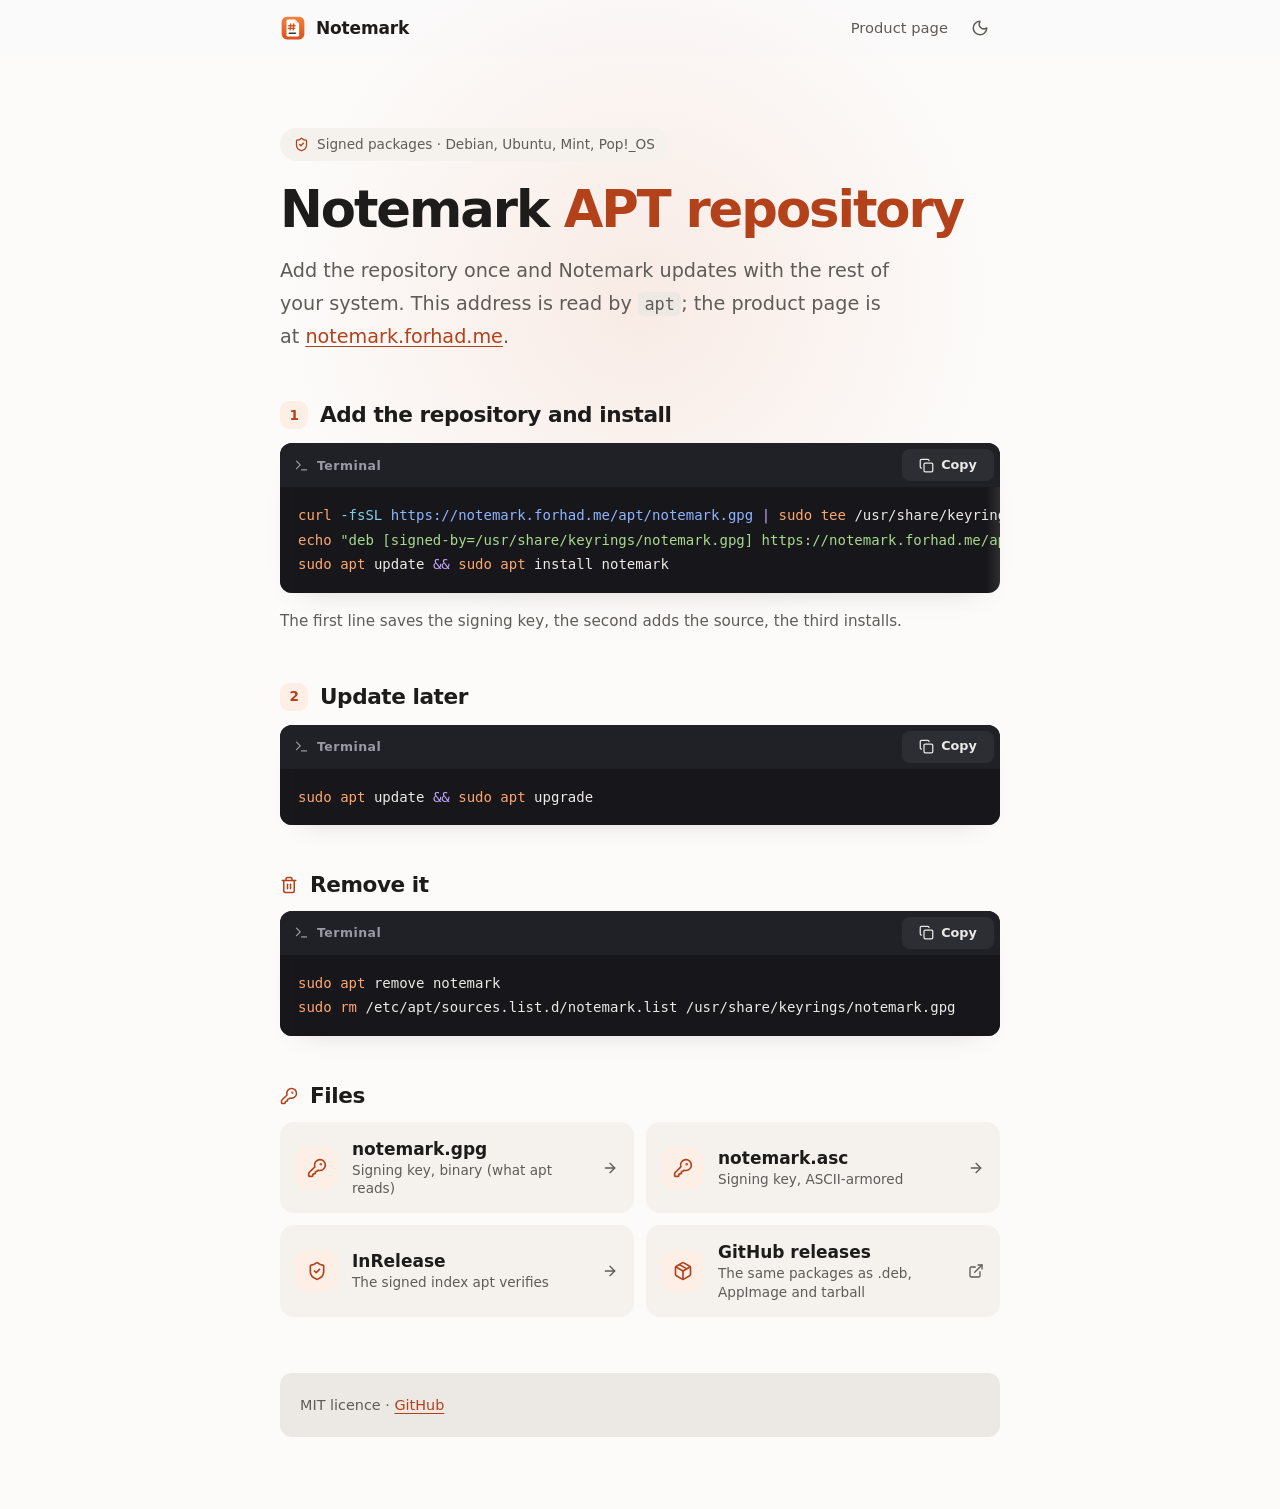
<file: apt/index.html>
<!doctype html>
<html lang="en">
<head>
<meta charset="utf-8">
<meta name="viewport" content="width=device-width, initial-scale=1">
<title>Notemark APT repository</title>
<meta name="description" content="Signed APT repository for Notemark, a Notion-style Markdown editor for Linux.">
<meta name="color-scheme" content="light dark">
<meta name="theme-color" content="#fcfbfa" media="(prefers-color-scheme: light)">
<meta name="theme-color" content="#0d0d0e" media="(prefers-color-scheme: dark)">
<link rel="icon" type="image/svg+xml" href="../assets/logo.svg">
<script>try{var t=localStorage.getItem('notemark-theme');if(t==='light'||t==='dark')document.documentElement.setAttribute('data-theme',t)}catch(e){}</script>
<style>
/* Same tokens as the product page. Self-contained: no third-party requests. */
:root {
  color-scheme: light dark;
  --bg: light-dark(#fcfbfa, #0d0d0e);
  --surface: light-dark(#f5f2ee, #161618);
  --raise: light-dark(#ffffff, #2b2b31);
  --sub: light-dark(#ece8e3, #202024);
  --fg: light-dark(#1d1c1a, #efeeec);
  --muted: light-dark(#5f5b57, #a4a09b);
  --line: light-dark(#e7e3df, #2a2a2d);
  --accent: #d9531e;
  --accent-strong: #c24716;
  --accent-text: light-dark(#b3411a, #f47a46);
  --accent-soft: light-dark(#fdeee6, #2b1810);
  --thumb: light-dark(rgb(60 50 40 / .34), rgb(255 255 255 / .3));
  --code-bg: light-dark(#17171b, #060607);
  --code-bar: light-dark(#202027, #151519);
  --code-fg: #ebe9e6;
  --code-dim: #9b99a3;
  --tk-cmd: #ffa66d;
  --tk-flag: #7fd0e8;
  --tk-str: #a6d98b;
  --tk-url: #8fb4ff;
  --tk-op: #c4a7ff;
  --sh1: light-dark(rgb(30 20 10 / .08), rgb(0 0 0 / .45));
  --sh2: light-dark(rgb(30 20 10 / .22), rgb(0 0 0 / .7));
  --font: ui-sans-serif, system-ui, -apple-system, "Segoe UI", Roboto, Ubuntu, Cantarell, "Helvetica Neue", Arial, sans-serif;
  --mono: ui-monospace, "SF Mono", "DejaVu Sans Mono", "Ubuntu Mono", Menlo, Consolas, monospace;
  --r: 14px;
  --wrap: 1120px;
  --ease: cubic-bezier(.22, .8, .24, 1);
}
[data-theme="light"] { color-scheme: light; }
[data-theme="dark"] { color-scheme: dark; }
*, *::before, *::after { box-sizing: border-box; }
html { -webkit-text-size-adjust: 100%; }
body { margin: 0; background: var(--bg); color: var(--fg); font: 1.0625rem/1.7 var(--font); -webkit-font-smoothing: antialiased; text-rendering: optimizeLegibility; }
a { color: var(--accent-text); text-underline-offset: 3px; text-decoration-thickness: 1px; }
a:hover { text-decoration-thickness: 2px; }
:focus-visible { outline: 2px solid var(--accent-text); outline-offset: 3px; border-radius: 6px; }
p { margin: 0 0 1em; text-wrap: pretty; }
h1, h2 { margin: 0; line-height: 1.1; text-wrap: balance; }
code { font-family: var(--mono); font-size: .88em; font-variant-ligatures: none; background: var(--sub); padding: .1em .38em; border-radius: 6px; }
.ico { width: 18px; height: 18px; flex: none; fill: none; stroke: currentColor; stroke-width: 2; stroke-linecap: round; stroke-linejoin: round; }

html, pre { scrollbar-width: thin; scrollbar-color: transparent transparent; }
pre:hover, pre:focus-visible, html.is-scrolling, html.edge { scrollbar-color: var(--thumb) transparent; }
@supports not (scrollbar-color: auto) {
  html::-webkit-scrollbar, pre::-webkit-scrollbar { width: 8px; height: 8px; }
  html::-webkit-scrollbar-thumb, pre::-webkit-scrollbar-thumb { background: transparent; border-radius: 8px; border: 2px solid transparent; background-clip: content-box; }
  html.is-scrolling::-webkit-scrollbar-thumb, html.edge::-webkit-scrollbar-thumb, pre:hover::-webkit-scrollbar-thumb { background-color: var(--thumb); }
}

.bar { background: color-mix(in srgb, var(--bg) 82%, transparent); }
.bar-in { display: flex; align-items: center; gap: 12px; max-width: 760px; height: 56px; margin: 0 auto; padding: 0 20px; }
.brand { display: inline-flex; align-items: center; gap: 10px; margin-right: auto; font-weight: 700; letter-spacing: -.01em; color: var(--fg); text-decoration: none; }
.brand img { display: block; }
.back { font-size: .92rem; color: var(--muted); text-decoration: none; }
.back:hover { color: var(--fg); }
.icon-btn { position: relative; display: inline-grid; place-items: center; width: 40px; height: 40px; border: 0; border-radius: 10px; background: none; color: var(--muted); cursor: pointer; transition: color .2s, background-color .2s, transform .2s var(--ease); }
.icon-btn:hover { color: var(--fg); background: var(--sub); }
.icon-btn:active { transform: scale(.92); }
.icon-btn .ico { grid-area: 1 / 1; transition: transform .45s var(--ease), opacity .3s; }
.ico-sun { opacity: 0; transform: rotate(-90deg) scale(.5); }
[data-theme="dark"] .ico-sun { opacity: 1; transform: none; }
[data-theme="dark"] .ico-moon { opacity: 0; transform: rotate(90deg) scale(.5); }

main { position: relative; isolation: isolate; max-width: 760px; margin: 0 auto; padding: clamp(40px, 8vw, 72px) 20px 72px; }
main::before { content: ""; position: absolute; z-index: -1; left: 50%; top: -120px; width: min(720px, 130vw); aspect-ratio: 1; margin-left: calc(min(720px, 130vw) / -2); background: radial-gradient(closest-side, color-mix(in srgb, var(--accent) 16%, transparent), transparent); opacity: .6; pointer-events: none; }
.pill { display: inline-flex; align-items: center; gap: 8px; margin: 0 0 20px; padding: 5px 14px; border-radius: 999px; background: var(--surface); color: var(--muted); font-size: .85rem; }
.pill .ico { width: 15px; height: 15px; color: var(--accent-text); }
h1 { font-size: clamp(2.1rem, 6vw, 3.2rem); font-weight: 750; letter-spacing: -.04em; margin-bottom: 18px; }
h1 em { font-style: normal; color: var(--accent-text); }
.lede { max-width: 56ch; margin-bottom: 8px; font-size: clamp(1.05rem, 2.2vw, 1.2rem); color: var(--muted); }
h2 { display: flex; align-items: center; gap: 12px; margin: 48px 0 14px; font-size: 1.35rem; font-weight: 700; letter-spacing: -.02em; }
.n { display: inline-grid; place-items: center; width: 28px; height: 28px; border-radius: 9px; background: var(--accent-soft); color: var(--accent-text); font-size: .85rem; font-weight: 700; }
h2 .ico { color: var(--accent-text); }
.note { color: var(--muted); font-size: .95rem; }

.code { margin: 0 0 16px; overflow: hidden; border-radius: 12px; background: var(--code-bg); color: var(--code-fg); box-shadow: 0 14px 30px -22px var(--sh2); }
.code-head { display: flex; align-items: center; justify-content: space-between; gap: 12px; padding: 6px 6px 6px 14px; background: var(--code-bar); }
.code-lang { display: inline-flex; align-items: center; gap: 8px; font-size: .78rem; font-weight: 600; letter-spacing: .04em; color: var(--code-dim); }
.code-lang .ico { width: 15px; height: 15px; }
.code pre { margin: 0; padding: 16px 18px; overflow-x: auto; overscroll-behavior-x: contain; -webkit-overflow-scrolling: touch; touch-action: pan-x pan-y; tab-size: 2; font-family: var(--mono); font-size: .875rem; line-height: 1.75; white-space: pre;
  background:
    linear-gradient(to right, var(--code-bg) 30%, transparent) left / 28px 100% no-repeat local,
    linear-gradient(to left, var(--code-bg) 30%, transparent) right / 28px 100% no-repeat local,
    linear-gradient(to right, rgb(255 255 255 / .1), transparent) left / 14px 100% no-repeat scroll,
    linear-gradient(to left, rgb(255 255 255 / .1), transparent) right / 14px 100% no-repeat scroll; }
.code code { padding: 0; border: 0; background: none; color: inherit; font-size: inherit; white-space: pre; }
.code ::selection { background: rgb(255 166 109 / .3); }
.tk-c { color: var(--code-dim); font-style: italic; }
.tk-k { color: var(--tk-cmd); }
.tk-f { color: var(--tk-flag); }
.tk-s { color: var(--tk-str); }
.tk-u { color: var(--tk-url); }
.tk-o { color: var(--tk-op); }
.copy { display: inline-flex; align-items: center; justify-content: center; gap: 7px; flex: none; width: 92px; height: 32px; padding: 0; border: 0; border-radius: 8px; background: rgb(255 255 255 / .06); color: var(--code-fg); font: 600 .8rem/1 var(--font); cursor: pointer; transition: background-color .2s, color .2s, transform .2s var(--ease); }
.copy:hover { background: rgb(255 255 255 / .13); }
.copy:active { transform: scale(.96); }
.copy:focus-visible { outline: 2px solid var(--tk-cmd); outline-offset: 2px; }
.copy-ic { display: inline-grid; }
.copy .ico { grid-area: 1 / 1; width: 15px; height: 15px; transition: transform .3s var(--ease), opacity .2s; }
.copy .ico-check { opacity: 0; transform: scale(.4); }
.copy.is-copied { color: var(--tk-str); }
.copy.is-copied .ico-copy { opacity: 0; transform: scale(.4); }
.copy.is-copied .ico-check { opacity: 1; transform: none; }

.files { display: grid; grid-template-columns: repeat(2, 1fr); gap: 12px; list-style: none; margin: 0; padding: 0; }
.file { display: flex; align-items: center; gap: 14px; height: 100%; padding: 16px; border-radius: 14px; background: var(--surface); color: var(--fg); text-decoration: none; transition: transform .3s var(--ease), box-shadow .3s; }
.file:hover { transform: translateY(-3px); background: color-mix(in srgb, var(--accent) 7%, var(--surface)); box-shadow: 0 16px 32px -22px var(--sh2); text-decoration: none; }
.ci { display: grid; place-items: center; flex: none; width: 42px; height: 42px; border-radius: 12px; background: var(--accent-soft); color: var(--accent-text); transition: background-color .3s, color .3s, transform .4s var(--ease); }
.ci .ico { width: 20px; height: 20px; }
.file:hover .ci { background: var(--accent-strong); color: #fff; transform: rotate(-6deg) scale(1.06); }
.ft { display: grid; min-width: 0; line-height: 1.35; }
.ft span { color: var(--muted); font-size: .85rem; overflow-wrap: anywhere; }
.go { margin-left: auto; width: 16px; height: 16px; color: var(--muted); transition: transform .25s var(--ease), color .2s; }
.file:hover .go { color: var(--accent-text); transform: translateX(3px); }
footer { margin-top: 56px; padding: 20px 20px; border-radius: 12px; background: var(--sub); color: var(--muted); font-size: .9rem; }

@media (prefers-reduced-motion: no-preference) {
  .rise { animation: rise .7s var(--ease) backwards; }
  @keyframes rise { from { opacity: 0; transform: translateY(12px); } }
}
@media (prefers-reduced-motion: reduce) { *, *::before, *::after { animation: none !important; transition-duration: .01ms !important; } }
@media (max-width: 600px) {
  .files { grid-template-columns: 1fr; }
  .code pre { padding: 14px 16px; font-size: .84rem; }
  .back { display: none; }
}
</style>
</head>
<body>
<svg width="0" height="0" style="position:absolute" aria-hidden="true"><defs><symbol id="i-copy" viewBox="0 0 24 24"><rect width="14" height="14" x="8" y="8" rx="2" ry="2" /><path d="M4 16c-1.1 0-2-.9-2-2V4c0-1.1.9-2 2-2h10c1.1 0 2 .9 2 2" /></symbol><symbol id="i-check" viewBox="0 0 24 24"><path d="M20 6 9 17l-5-5" /></symbol><symbol id="i-sun" viewBox="0 0 24 24"><circle cx="12" cy="12" r="4" /><path d="M12 2v2" /><path d="M12 20v2" /><path d="m4.93 4.93 1.41 1.41" /><path d="m17.66 17.66 1.41 1.41" /><path d="M2 12h2" /><path d="M20 12h2" /><path d="m6.34 17.66-1.41 1.41" /><path d="m19.07 4.93-1.41 1.41" /></symbol><symbol id="i-moon" viewBox="0 0 24 24"><path d="M20.985 12.486a9 9 0 1 1-9.473-9.472c.405-.022.617.46.402.803a6 6 0 0 0 8.268 8.268c.344-.215.825-.004.803.401" /></symbol><symbol id="i-terminal" viewBox="0 0 24 24"><path d="M12 19h8" /><path d="m4 17 6-6-6-6" /></symbol><symbol id="i-key-round" viewBox="0 0 24 24"><path d="M2.586 17.414A2 2 0 0 0 2 18.828V21a1 1 0 0 0 1 1h3a1 1 0 0 0 1-1v-1a1 1 0 0 1 1-1h1a1 1 0 0 0 1-1v-1a1 1 0 0 1 1-1h.172a2 2 0 0 0 1.414-.586l.814-.814a6.5 6.5 0 1 0-4-4z" /><circle cx="16.5" cy="7.5" r=".5" fill="currentColor" /></symbol><symbol id="i-shield-check" viewBox="0 0 24 24"><path d="M20 13c0 5-3.5 7.5-7.66 8.95a1 1 0 0 1-.67-.01C7.5 20.5 4 18 4 13V6a1 1 0 0 1 1-1c2 0 4.5-1.2 6.24-2.72a1.17 1.17 0 0 1 1.52 0C14.51 3.81 17 5 19 5a1 1 0 0 1 1 1z" /><path d="m9 12 2 2 4-4" /></symbol><symbol id="i-package" viewBox="0 0 24 24"><path d="M11 21.73a2 2 0 0 0 2 0l7-4A2 2 0 0 0 21 16V8a2 2 0 0 0-1-1.73l-7-4a2 2 0 0 0-2 0l-7 4A2 2 0 0 0 3 8v8a2 2 0 0 0 1 1.73z" /><path d="M12 22V12" /><polyline points="3.29 7 12 12 20.71 7" /><path d="m7.5 4.27 9 5.15" /></symbol><symbol id="i-external-link" viewBox="0 0 24 24"><path d="M15 3h6v6" /><path d="M10 14 21 3" /><path d="M18 13v6a2 2 0 0 1-2 2H5a2 2 0 0 1-2-2V8a2 2 0 0 1 2-2h6" /></symbol><symbol id="i-trash-2" viewBox="0 0 24 24"><path d="M10 11v6" /><path d="M14 11v6" /><path d="M19 6v14a2 2 0 0 1-2 2H7a2 2 0 0 1-2-2V6" /><path d="M3 6h18" /><path d="M8 6V4a2 2 0 0 1 2-2h4a2 2 0 0 1 2 2v2" /></symbol><symbol id="i-refresh-cw" viewBox="0 0 24 24"><path d="M3 12a9 9 0 0 1 9-9 9.75 9.75 0 0 1 6.74 2.74L21 8" /><path d="M21 3v5h-5" /><path d="M21 12a9 9 0 0 1-9 9 9.75 9.75 0 0 1-6.74-2.74L3 16" /><path d="M8 16H3v5" /></symbol><symbol id="i-arrow-right" viewBox="0 0 24 24"><path d="M5 12h14" /><path d="m12 5 7 7-7 7" /></symbol></defs></svg>
<header class="bar"><div class="bar-in">
  <a class="brand" href="../"><img src="../assets/logo.svg" width="26" height="26" alt="">Notemark</a>
  <a class="back" href="../">Product page</a>
  <button class="icon-btn" id="theme-toggle" type="button" aria-label="Switch theme"><svg class="ico ico-moon" aria-hidden="true"><use href="#i-moon"/></svg><svg class="ico ico-sun" aria-hidden="true"><use href="#i-sun"/></svg></button>
</div></header>
<main>
  <div class="rise">
    <p class="pill"><svg class="ico" aria-hidden="true"><use href="#i-shield-check"/></svg>Signed packages · Debian, Ubuntu, Mint, Pop!_OS</p>
    <h1>Notemark <em>APT repository</em></h1>
    <p class="lede">Add the repository once and Notemark updates with the rest of your system. This address is read by <code>apt</code>; the product page is at <a href="../">notemark.forhad.me</a>.</p>
  </div>

  <h2><span class="n">1</span>Add the repository and install</h2>
  <div class="code"><div class="code-head"><span class="code-lang"><svg class="ico" aria-hidden="true"><use href="#i-terminal"/></svg><span>Terminal</span></span><button class="copy" type="button" aria-label="Copy commands"><span class="copy-ic"><svg class="ico ico-copy" aria-hidden="true"><use href="#i-copy"/></svg><svg class="ico ico-check" aria-hidden="true"><use href="#i-check"/></svg></span><span class="copy-label">Copy</span></button></div><pre tabindex="0"><code>curl -fsSL https://notemark.forhad.me/apt/notemark.gpg | sudo tee /usr/share/keyrings/notemark.gpg &gt; /dev/null
echo "deb [signed-by=/usr/share/keyrings/notemark.gpg] https://notemark.forhad.me/apt stable main" | sudo tee /etc/apt/sources.list.d/notemark.list
sudo apt update &amp;&amp; sudo apt install notemark</code></pre></div>
  <p class="note">The first line saves the signing key, the second adds the source, the third installs.</p>

  <h2><span class="n">2</span>Update later</h2>
  <div class="code"><div class="code-head"><span class="code-lang"><svg class="ico" aria-hidden="true"><use href="#i-terminal"/></svg><span>Terminal</span></span><button class="copy" type="button" aria-label="Copy commands"><span class="copy-ic"><svg class="ico ico-copy" aria-hidden="true"><use href="#i-copy"/></svg><svg class="ico ico-check" aria-hidden="true"><use href="#i-check"/></svg></span><span class="copy-label">Copy</span></button></div><pre tabindex="0"><code>sudo apt update &amp;&amp; sudo apt upgrade</code></pre></div>

  <h2><svg class="ico" aria-hidden="true"><use href="#i-trash-2"/></svg>Remove it</h2>
  <div class="code"><div class="code-head"><span class="code-lang"><svg class="ico" aria-hidden="true"><use href="#i-terminal"/></svg><span>Terminal</span></span><button class="copy" type="button" aria-label="Copy commands"><span class="copy-ic"><svg class="ico ico-copy" aria-hidden="true"><use href="#i-copy"/></svg><svg class="ico ico-check" aria-hidden="true"><use href="#i-check"/></svg></span><span class="copy-label">Copy</span></button></div><pre tabindex="0"><code>sudo apt remove notemark
sudo rm /etc/apt/sources.list.d/notemark.list /usr/share/keyrings/notemark.gpg</code></pre></div>

  <h2><svg class="ico" aria-hidden="true"><use href="#i-key-round"/></svg>Files</h2>
  <ul class="files"><li><a class="file" href="notemark.gpg"><span class="ci"><svg class="ico" aria-hidden="true"><use href="#i-key-round"/></svg></span><span class="ft"><strong>notemark.gpg</strong><span>Signing key, binary (what apt reads)</span></span><svg class="ico go" aria-hidden="true"><use href="#i-arrow-right"/></svg></a></li><li><a class="file" href="notemark.asc"><span class="ci"><svg class="ico" aria-hidden="true"><use href="#i-key-round"/></svg></span><span class="ft"><strong>notemark.asc</strong><span>Signing key, ASCII-armored</span></span><svg class="ico go" aria-hidden="true"><use href="#i-arrow-right"/></svg></a></li><li><a class="file" href="dists/stable/InRelease"><span class="ci"><svg class="ico" aria-hidden="true"><use href="#i-shield-check"/></svg></span><span class="ft"><strong>InRelease</strong><span>The signed index apt verifies</span></span><svg class="ico go" aria-hidden="true"><use href="#i-arrow-right"/></svg></a></li><li><a class="file" href="https://github.com/forhadkhan/notemark/releases"><span class="ci"><svg class="ico" aria-hidden="true"><use href="#i-package"/></svg></span><span class="ft"><strong>GitHub releases</strong><span>The same packages as .deb, AppImage and tarball</span></span><svg class="ico go" aria-hidden="true"><use href="#i-external-link"/></svg></a></li></ul>

  <footer>MIT licence · <a href="https://github.com/forhadkhan/notemark">GitHub</a></footer>
</main>
<script>
(function () {
  'use strict';
  var root = document.documentElement, KEY = 'notemark-theme';
  var dark = window.matchMedia && matchMedia('(prefers-color-scheme: dark)');
  var toggle = document.getElementById('theme-toggle');
  function current() { var t = root.getAttribute('data-theme'); return t ? t : (dark && dark.matches ? 'dark' : 'light'); }
  function sync() { toggle.setAttribute('aria-label', current() === 'dark' ? 'Switch to light theme' : 'Switch to dark theme'); }
  toggle.addEventListener('click', function () {
    var next = current() === 'dark' ? 'light' : 'dark';
    root.setAttribute('data-theme', next);
    try { localStorage.setItem(KEY, next); } catch (e) { /* storage unavailable */ }
    sync();
  });
  sync();

  function fallbackCopy(text) {
    var ta = document.createElement('textarea');
    ta.value = text; ta.setAttribute('readonly', ''); ta.style.position = 'fixed'; ta.style.opacity = '0';
    document.body.appendChild(ta); ta.select();
    var ok = false;
    try { ok = document.execCommand('copy'); } catch (e) { ok = false; }
    document.body.removeChild(ta);
    return ok;
  }
  document.querySelectorAll('.code .copy').forEach(function (btn) {
    var base = btn.getAttribute('aria-label'), label = btn.querySelector('.copy-label'), timer;
    btn.addEventListener('click', function () {
      var text = btn.closest('.code').querySelector('code').textContent;
      function done(ok) {
        if (!ok) return;
        btn.classList.add('is-copied'); btn.setAttribute('aria-label', 'Copied'); label.textContent = 'Copied';
        clearTimeout(timer);
        timer = setTimeout(function () { btn.classList.remove('is-copied'); btn.setAttribute('aria-label', base); label.textContent = 'Copy'; }, 2000);
      }
      if (navigator.clipboard && navigator.clipboard.writeText) navigator.clipboard.writeText(text).then(function () { done(true); }, function () { done(fallbackCopy(text)); });
      else done(fallbackCopy(text));
    });
  });

  // Shell highlighting (DOM nodes only, so copied text is exactly what is shown)
  var CMD_AFTER = /^(sudo|exec|time|env)$/;
  var TOKEN = /(#.*)|("(?:[^"\\]|\\.)*"|'[^']*')|(https?:\/\/[^\s"'|]+)|(&&|\|\||\||>>?|\\)|(\s+)|([^\s"'|&>\\#]+)/g;
  function highlight(text) {
    var frag = document.createDocumentFragment(), cmd = true, cont = false, m;
    function put(str, cls) {
      if (!cls) { frag.appendChild(document.createTextNode(str)); return; }
      var sp = document.createElement('span'); sp.className = cls; sp.textContent = str; frag.appendChild(sp);
    }
    TOKEN.lastIndex = 0;
    while ((m = TOKEN.exec(text)) !== null) {
      if (m[1]) put(m[1], 'tk-c');
      else if (m[2]) { put(m[2], 'tk-s'); cmd = false; }
      else if (m[3]) { put(m[3], 'tk-u'); cmd = false; }
      else if (m[4]) { put(m[4], 'tk-o'); if (m[4] === '\\') cont = true; else { cmd = true; cont = false; } }
      else if (m[5]) { put(m[5]); if (m[5].indexOf('\n') !== -1) { if (cont) cont = false; else cmd = true; } }
      else if (m[6]) {
        if (m[6].charAt(0) === '-') put(m[6], 'tk-f');
        else if (cmd) { put(m[6], 'tk-k'); cmd = CMD_AFTER.test(m[6]); }
        else put(m[6]);
      }
    }
    return frag;
  }
  document.querySelectorAll('.code code').forEach(function (code) {
    var text = code.textContent, frag = highlight(text), probe = document.createElement('div');
    probe.appendChild(frag.cloneNode(true));
    if (probe.textContent !== text) return;
    code.textContent = '';
    code.appendChild(frag);
  });

  // Scrollbars stay hidden until needed.
  var st;
  window.addEventListener('scroll', function () {
    root.classList.add('is-scrolling'); clearTimeout(st);
    st = setTimeout(function () { root.classList.remove('is-scrolling'); }, 900);
  }, { passive: true });
  window.addEventListener('mousemove', function (e) { root.classList.toggle('edge', e.clientX > window.innerWidth - 28); }, { passive: true });
})();
</script>
</body>
</html>
</file>
<file: style.css>
/* Notemark site. System fonts, no third-party requests. Tokens first. */
:root {
  color-scheme: light dark;
  --bg: light-dark(#fcfbfa, #0d0d0e);
  --surface: light-dark(#f5f2ee, #161618);
  --raise: light-dark(#ffffff, #2b2b31);
  --sub: light-dark(#ece8e3, #202024);
  --fg: light-dark(#1d1c1a, #efeeec);
  --muted: light-dark(#5f5b57, #a4a09b);
  --line: light-dark(#e7e3df, #2a2a2d);
  --accent: #d9531e;
  --accent-strong: #c24716;
  --accent-text: light-dark(#b3411a, #f47a46);
  --accent-soft: light-dark(#fdeee6, #2b1810);
  --thumb: light-dark(rgb(60 50 40 / .34), rgb(255 255 255 / .3));
  --code-bg: light-dark(#17171b, #060607);
  --code-bar: light-dark(#202027, #151519);
  --code-fg: #ebe9e6;
  --code-dim: #9b99a3;
  --tk-cmd: #ffa66d;
  --tk-flag: #7fd0e8;
  --tk-str: #a6d98b;
  --tk-url: #8fb4ff;
  --tk-op: #c4a7ff;
  --sh1: light-dark(rgb(30 20 10 / .08), rgb(0 0 0 / .45));
  --sh2: light-dark(rgb(30 20 10 / .22), rgb(0 0 0 / .7));
  --font: ui-sans-serif, system-ui, -apple-system, "Segoe UI", Roboto, Ubuntu, Cantarell, "Helvetica Neue", Arial, sans-serif;
  --mono: ui-monospace, "SF Mono", "DejaVu Sans Mono", "Ubuntu Mono", Menlo, Consolas, monospace;
  --r: 14px;
  --wrap: 1120px;
  --ease: cubic-bezier(.22, .8, .24, 1);
}
[data-theme="light"] { color-scheme: light; }
[data-theme="dark"] { color-scheme: dark; }

*, *::before, *::after { box-sizing: border-box; }
html { -webkit-text-size-adjust: 100%; scroll-padding-top: 72px; }

/* scrollbars: thin, invisible until the pointer is over the scrollable area (the page: while scrolling or near the right edge) */
html, pre, .table-wrap { scrollbar-width: thin; scrollbar-color: transparent transparent; }
pre:hover, pre:focus-visible, .table-wrap:hover, .table-wrap:focus-visible, html.is-scrolling, html.edge { scrollbar-color: var(--thumb) transparent; }
@supports not (scrollbar-color: auto) {
  html::-webkit-scrollbar, pre::-webkit-scrollbar, .table-wrap::-webkit-scrollbar { width: 8px; height: 8px; }
  html::-webkit-scrollbar-track, pre::-webkit-scrollbar-track, .table-wrap::-webkit-scrollbar-track { background: transparent; }
  html::-webkit-scrollbar-thumb, pre::-webkit-scrollbar-thumb, .table-wrap::-webkit-scrollbar-thumb { background: transparent; border-radius: 8px; border: 2px solid transparent; background-clip: content-box; }
  html.is-scrolling::-webkit-scrollbar-thumb, html.edge::-webkit-scrollbar-thumb, pre:hover::-webkit-scrollbar-thumb, .table-wrap:hover::-webkit-scrollbar-thumb { background-color: var(--thumb); }
}
body {
  margin: 0;
  background: var(--bg);
  color: var(--fg);
  font: 1.0625rem/1.7 var(--font);
  font-optical-sizing: auto;
  text-rendering: optimizeLegibility;
  -webkit-font-smoothing: antialiased;
  overflow-x: clip;
}
@media (prefers-reduced-motion: no-preference) { html { scroll-behavior: smooth; } }
img, svg { max-width: 100%; }
h1, h2, h3 { line-height: 1.15; letter-spacing: -.02em; margin: 0; text-wrap: balance; }
p { margin: 0 0 1em; text-wrap: pretty; }
a { color: var(--accent-text); text-underline-offset: 3px; text-decoration-thickness: 1px; }
a:hover { text-decoration-thickness: 2px; }
:focus-visible { outline: 2px solid var(--accent-text); outline-offset: 3px; border-radius: 6px; }
code, kbd { font-family: var(--mono); font-size: .88em; font-variant-ligatures: none; }
code { background: var(--sub); padding: .1em .38em; border-radius: 6px; }
kbd {
  display: inline-block; padding: .05em .45em; border-radius: 6px; line-height: 1.5;
  background: var(--raise); white-space: nowrap;
}
.ico { width: 18px; height: 18px; flex: none; fill: none; stroke: currentColor; stroke-width: 2; stroke-linecap: round; stroke-linejoin: round; }

.wrap { width: min(100% - 40px, var(--wrap)); margin-inline: auto; }
.skip { position: absolute; left: 12px; top: -60px; z-index: 100; background: var(--fg); color: var(--bg); padding: 10px 16px; border-radius: 10px; transition: top .2s; }
.skip:focus { top: 12px; }

/* nav */
.nav { position: sticky; top: 0; z-index: 50; background: color-mix(in srgb, var(--bg) 82%, transparent); backdrop-filter: saturate(1.6) blur(14px); -webkit-backdrop-filter: saturate(1.6) blur(14px); }
.nav-in { display: flex; align-items: center; gap: 4px; height: 56px; }
.brand { display: inline-flex; align-items: center; gap: 10px; margin-right: auto; font-weight: 700; letter-spacing: -.01em; color: var(--fg); text-decoration: none; }
.brand img { display: block; }
.nav ul { display: flex; gap: 2px; list-style: none; margin: 0; padding: 0; }
.nav ul a { position: relative; display: block; padding: 6px 12px; border-radius: 8px; color: var(--muted); font-size: .92rem; text-decoration: none; transition: color .2s, background-color .2s; }
.nav ul a:hover { color: var(--fg); background: var(--sub); }
.nav ul a[aria-current] { color: var(--fg); }
.nav ul a::after { content: ""; position: absolute; left: 12px; right: 12px; bottom: 2px; height: 2px; border-radius: 2px; background: var(--accent); transform: scaleX(0); transition: transform .3s var(--ease); }
.nav ul a[aria-current]::after { transform: scaleX(1); }
.icon-btn { position: relative; display: inline-grid; place-items: center; width: 40px; height: 40px; border: 0; border-radius: 10px; background: none; color: var(--muted); cursor: pointer; transition: color .2s, background-color .2s, transform .2s var(--ease); }
.icon-btn:hover { color: var(--fg); background: var(--sub); }
.icon-btn:active { transform: scale(.92); }
.icon-btn .ico { grid-area: 1 / 1; transition: transform .45s var(--ease), opacity .3s; }
.ico-sun { opacity: 0; transform: rotate(-90deg) scale(.5); }
[data-theme="dark"] .ico-sun { opacity: 1; transform: none; }
[data-theme="dark"] .ico-moon { opacity: 0; transform: rotate(90deg) scale(.5); }
.ico-gh { fill: currentColor; stroke: none; width: 20px; height: 20px; }
#menu-btn { display: none; }
.ico-menu path { transition: transform .3s var(--ease), opacity .2s; transform-origin: center; transform-box: fill-box; }
#menu-btn[aria-expanded="true"] .l1 { transform: translateY(3px) rotate(45deg); }
#menu-btn[aria-expanded="true"] .l2 { transform: translateY(-3px) rotate(-45deg); }

@media (max-width: 820px) {
  #menu-btn { display: inline-grid; }
  .nav nav { position: absolute; top: 100%; left: 0; right: 0; background: var(--bg); padding: 8px 20px 14px; opacity: 0; visibility: hidden; transform: translateY(-8px); transition: opacity .25s, transform .3s var(--ease), visibility 0s .3s; }
  .nav.open nav { opacity: 1; visibility: visible; transform: none; transition-delay: 0s; }
  .nav ul { flex-direction: column; }
  .nav ul a { padding: 12px; font-size: 1rem; }
  .nav ul a::after { left: 12px; right: auto; width: 24px; }
}

/* buttons */
.btn { display: inline-flex; align-items: center; justify-content: center; gap: 8px; min-height: 46px; padding: 0 22px; border-radius: 999px; background: var(--surface); color: var(--fg); font: inherit; font-weight: 600; text-decoration: none; cursor: pointer; transition: transform .25s var(--ease), background-color .2s, box-shadow .25s; }
.btn:hover { transform: translateY(-2px); background: var(--sub); text-decoration: none; box-shadow: 0 8px 20px -10px var(--sh2); }
.btn:active { transform: translateY(0); }
.btn .ico { transition: transform .25s var(--ease); }
.btn:hover .ico { transform: translateX(3px); }
.btn-primary { background: var(--accent-strong); color: #fff; }
.btn-primary:hover { background: #a93d12; }

/* hero */
.hero { position: relative; isolation: isolate; overflow: clip; padding: clamp(36px, 6vw, 72px) 0 clamp(40px, 7vw, 80px); text-align: center; }
.hero::before { content: ""; position: absolute; z-index: -1; left: 50%; top: -10%; width: min(900px, 140vw); aspect-ratio: 1; margin-left: calc(min(900px, 140vw) / -2); background: radial-gradient(closest-side, color-mix(in srgb, var(--accent) 22%, transparent), transparent); opacity: .6; animation: glow 12s ease-in-out infinite alternate; }
@keyframes glow { to { transform: translateY(40px) scale(1.08); } }
.pill { display: inline-flex; align-items: center; gap: 8px; margin: 0 0 24px; padding: 5px 14px 5px 6px; border-radius: 999px; background: var(--surface); color: var(--muted); font-size: .85rem; }
.pill img { display: block; }
h1 { font-size: clamp(2.3rem, 6.4vw, 4.3rem); font-weight: 750; letter-spacing: -.04em; line-height: 1.04; max-width: 21ch; margin: 0 auto 22px; }
h1 em { font-style: normal; color: var(--accent-text); }
.lede { max-width: 56ch; margin: 0 auto 10px; font-size: clamp(1.05rem, 2.2vw, 1.25rem); color: var(--muted); }
.sub { max-width: 56ch; margin: 0 auto 30px; font-size: .95rem; color: var(--muted); }
.cta { display: flex; flex-wrap: wrap; gap: 12px; justify-content: center; }
.meta { margin: 20px 0 0; font-size: .85rem; color: var(--muted); }
.stage { margin-top: clamp(40px, 7vw, 72px); }
.float { animation: float 7s ease-in-out infinite alternate; }
.parallax { will-change: transform; }
@keyframes float { to { transform: translateY(-10px); } }

/* window frame */
.win { position: relative; max-width: 1040px; margin-inline: auto; text-align: left; border-radius: 12px; background: var(--surface); overflow: hidden; box-shadow: 0 1px 2px var(--sh1), 0 10px 24px -8px var(--sh1), 0 40px 80px -24px var(--sh2); }
.win-body { background: var(--surface); line-height: 0; }
.win-body img { width: 100%; height: auto; aspect-ratio: 8 / 5; }
.t-light, .t-dark { display: block; }
.t-dark { display: none; }
[data-theme="dark"] .t-light { display: none; }
[data-theme="dark"] .t-dark { display: block; }
@media (prefers-color-scheme: dark) {
  :root:not([data-theme]) .t-light { display: none; }
  :root:not([data-theme]) .t-dark { display: block; }
}

/* sections */
section[id]:not(.hero) { padding: clamp(56px, 9vw, 112px) 0; }
.eyebrow { margin: 0 0 12px; font-size: .8rem; font-weight: 700; letter-spacing: .12em; text-transform: uppercase; color: var(--accent-text); }
h2 { font-size: clamp(1.8rem, 4vw, 2.7rem); font-weight: 720; letter-spacing: -.035em; line-height: 1.1; margin-bottom: 16px; }
h3 { font-size: 1.1rem; font-weight: 650; margin-bottom: 8px; }
.intro { max-width: 62ch; color: var(--muted); font-size: 1.1rem; margin-bottom: 36px; }
.center { text-align: center; }
.center .intro { margin-inline: auto; }

/* showcase */
.seg { position: relative; display: grid; grid-template-columns: repeat(3, 1fr); width: min(100%, 380px); margin: 0 auto 32px; padding: 4px; border-radius: 999px; background: var(--sub); }
.seg::before { content: ""; position: absolute; top: 4px; bottom: 4px; left: 4px; width: calc((100% - 8px) / 3); border-radius: 999px; background: var(--raise); box-shadow: 0 1px 3px var(--sh1); transform: translateX(calc(var(--i, 0) * 100%)); transition: transform .45s var(--ease); }
.seg button { position: relative; display: inline-flex; align-items: center; justify-content: center; gap: 7px; min-height: 40px; border: 0; border-radius: 999px; background: none; color: var(--muted); font: inherit; font-weight: 600; font-size: .92rem; cursor: pointer; transition: color .2s; }
.seg button:hover, .seg button[aria-selected="true"] { color: var(--fg); }
.shot .panel:not([hidden]) { animation: rise .5s var(--ease); }
.cap { margin: 22px auto 0; max-width: 60ch; text-align: center; color: var(--muted); }

/* features */
.cards { display: grid; grid-template-columns: repeat(3, 1fr); gap: 16px; list-style: none; margin: 0; padding: 0; }
.cards li { position: relative; padding: 26px; border-radius: var(--r); background: var(--surface); transition: transform .35s var(--ease), box-shadow .35s; }
.cards li:hover { transform: translateY(-4px); background: color-mix(in srgb, var(--accent) 7%, var(--surface)); box-shadow: 0 18px 36px -22px var(--sh2); }
.cards li p code { white-space: nowrap; }
.cards li p { margin: 0; color: var(--muted); font-size: .95rem; }
.cards .wide { grid-column: span 2; }
.cards .full { grid-column: 1 / -1; }
.cards .full p { max-width: 70ch; }
.ci { display: grid; place-items: center; width: 42px; height: 42px; margin-bottom: 18px; border-radius: 12px; background: var(--accent-soft); color: var(--accent-text); transition: background-color .3s, color .3s, transform .4s var(--ease); }
.ci .ico { width: 20px; height: 20px; }
.cards li:hover .ci { background: var(--accent-strong); color: #fff; transform: rotate(-6deg) scale(1.06); }
.hi { width: 18px; height: 18px; margin-right: 8px; vertical-align: -3px; color: var(--accent-text); }

/* typing demo (CSS only) */
.demo { margin-top: 18px; padding: 6px 16px; border-radius: 10px; background: var(--sub); }
.demo-row { display: flex; align-items: center; gap: 14px; min-height: 52px; }
.demo-k { flex: none; width: 5rem; white-space: nowrap; font-size: .72rem; font-weight: 700; letter-spacing: .1em; text-transform: uppercase; color: var(--muted); }
.demo-raw { position: relative; font-family: var(--mono); font-size: .95rem; }
.typed { display: inline-block; clip-path: inset(0 100% 0 0); animation: type 8s steps(15, end) infinite; }
.demo-raw::after { content: ""; position: absolute; left: 0; top: 50%; width: 2px; height: 1.2em; margin-top: -.6em; background: var(--accent); animation: caret 8s steps(15, end) infinite, blink 1s steps(1) infinite; }
.demo-out { font-size: 1.45rem; font-weight: 700; letter-spacing: -.02em; animation: out 8s var(--ease) infinite; }
@keyframes type { 0%, 5% { clip-path: inset(0 100% 0 0); } 35%, 88% { clip-path: inset(0 0 0 0); } 94%, 100% { clip-path: inset(0 100% 0 0); } }
@keyframes caret { 0%, 5% { transform: translateX(0); } 35%, 88% { transform: translateX(15ch); } 94%, 100% { transform: translateX(0); } }
@keyframes blink { 50% { opacity: 0; } }
@keyframes out { 0%, 36% { opacity: 0; transform: translateY(8px); } 44%, 88% { opacity: 1; transform: none; } 94%, 100% { opacity: 0; transform: translateY(8px); } }

/* install tabs */
.tablist { display: flex; flex-wrap: wrap; gap: 8px; margin-bottom: 28px; }
.tablist:not(.seg) button { display: inline-flex; align-items: center; gap: 8px; min-height: 42px; padding: 0 18px; border-radius: 999px; background: var(--surface); color: var(--muted); font: inherit; font-weight: 600; font-size: .92rem; cursor: pointer; transition: color .2s, background-color .2s, transform .25s var(--ease); }
.tablist:not(.seg) button:hover { color: var(--fg); background: var(--sub); transform: translateY(-1px); }
.tablist:not(.seg) button[aria-selected="true"] { color: var(--accent-text); background: var(--accent-soft); }
.tag { padding: 1px 8px; border-radius: 999px; background: var(--accent-strong); color: #fff; font-size: .7rem; letter-spacing: .02em; }
.tabs .panel:not([hidden]) { animation: rise .45s var(--ease); }
.panel h3 { font-size: 1.2rem; }
.panel > p { color: var(--muted); }
@keyframes rise { from { opacity: 0; transform: translateY(14px); } }

/* code: dark terminal surface in both themes */
.code { margin: 0 0 20px; overflow: hidden; border-radius: 12px; background: var(--code-bg); color: var(--code-fg); box-shadow: 0 14px 30px -22px var(--sh2); }
.code-head { display: flex; align-items: center; justify-content: space-between; gap: 12px; padding: 6px 6px 6px 14px; background: var(--code-bar); }
.code-lang { display: inline-flex; align-items: center; gap: 8px; font-size: .78rem; font-weight: 600; letter-spacing: .04em; color: var(--code-dim); }
.code-lang .ico { width: 15px; height: 15px; }
.code pre { margin: 0; padding: 16px 18px; overflow-x: auto; overscroll-behavior-x: contain; -webkit-overflow-scrolling: touch; touch-action: pan-x pan-y; tab-size: 2; font-family: var(--mono); font-size: .875rem; line-height: 1.75; white-space: pre;
  background:
    linear-gradient(to right, var(--code-bg) 30%, transparent) left / 28px 100% no-repeat local,
    linear-gradient(to left, var(--code-bg) 30%, transparent) right / 28px 100% no-repeat local,
    linear-gradient(to right, rgb(255 255 255 / .1), transparent) left / 14px 100% no-repeat scroll,
    linear-gradient(to left, rgb(255 255 255 / .1), transparent) right / 14px 100% no-repeat scroll; }
.code code { padding: 0; border: 0; background: none; color: inherit; font-size: inherit; white-space: pre; }
.code ::selection { background: rgb(255 166 109 / .3); }
.tk-c { color: var(--code-dim); font-style: italic; }
.tk-k { color: var(--tk-cmd); }
.tk-f { color: var(--tk-flag); }
.tk-s { color: var(--tk-str); }
.tk-u { color: var(--tk-url); }
.tk-o { color: var(--tk-op); }
.copy { display: inline-flex; align-items: center; justify-content: center; gap: 7px; flex: none; width: 92px; height: 32px; padding: 0; border: 0; border-radius: 8px; background: rgb(255 255 255 / .06); color: var(--code-fg); font: 600 .8rem/1 var(--font); cursor: pointer; transition: background-color .2s, color .2s, transform .2s var(--ease); }
.copy:hover { background: rgb(255 255 255 / .13); }
.copy:active { transform: scale(.96); }
.copy:focus-visible { outline: 2px solid var(--tk-cmd); outline-offset: 2px; }
.copy-ic { display: inline-grid; }
.copy .ico { grid-area: 1 / 1; width: 15px; height: 15px; transition: transform .3s var(--ease), opacity .2s; }
.copy .ico-check { opacity: 0; transform: scale(.4); }
.copy.is-copied { color: var(--tk-str); }
.copy.is-copied .ico-copy { opacity: 0; transform: scale(.4); }
.copy.is-copied .ico-check { opacity: 1; transform: none; }

/* usage, tables */
.grid3 { display: grid; grid-template-columns: repeat(3, 1fr); gap: 32px; margin: 40px 0 56px; }
.grid3 p, .about p, #build > .wrap > p { color: var(--muted); font-size: .95rem; }
.table-wrap { overflow-x: auto; overscroll-behavior-x: contain; -webkit-overflow-scrolling: touch; touch-action: pan-x pan-y; border-radius: 12px;
  background:
    linear-gradient(to right, var(--surface) 30%, transparent) left / 28px 100% no-repeat local,
    linear-gradient(to left, var(--surface) 30%, transparent) right / 28px 100% no-repeat local,
    linear-gradient(to right, var(--sh1), transparent) left / 14px 100% no-repeat scroll,
    linear-gradient(to left, var(--sh1), transparent) right / 14px 100% no-repeat scroll,
    var(--surface); }
table { width: 100%; min-width: 520px; border-collapse: collapse; font-size: .93rem; font-variant-numeric: tabular-nums; }
th, td { padding: 11px 18px; text-align: left; vertical-align: top; }
th { background: var(--sub); font-size: .75rem; letter-spacing: .08em; text-transform: uppercase; color: var(--muted); }
tbody tr { transition: background-color .2s; }
tbody tr:nth-child(even) td { background: color-mix(in srgb, var(--sub) 40%, transparent); }
tbody tr:hover td { background: var(--sub); }
td:first-child { width: 48%; }
td code { white-space: normal; overflow-wrap: anywhere; }
h3 + .table-wrap, h3 + .code { margin-top: 12px; }
#build h3 { margin-top: 36px; }
#changelog, #about { background: var(--surface); }
.about { display: grid; grid-template-columns: repeat(2, 1fr); gap: 32px; }

footer { background: var(--sub); padding: 32px 0 44px; color: var(--muted); font-size: .9rem; }
.foot { display: flex; flex-wrap: wrap; gap: 8px 24px; justify-content: space-between; }
.foot p { margin: 0; }

/* motion that needs the script: reveal on scroll, theme fade fallback */
@media (prefers-reduced-motion: no-preference) {
  .js .rv:not(.in) { opacity: 0; }
  .rv.in { animation: rise .8s var(--ease) var(--d, 0s) backwards; }
  .theme-fade, .theme-fade *, .theme-fade *::before, .theme-fade *::after { transition: background-color .35s, color .35s !important; }
}
@media (prefers-reduced-motion: reduce) {
  *, *::before, *::after { animation: none !important; transition-duration: .01ms !important; transition-delay: 0s !important; }
  .typed { clip-path: none; }
  .demo-raw::after { display: none; }
}

@media (max-width: 900px) {
  .cards { grid-template-columns: repeat(2, 1fr); }
  .cards .wide { grid-column: 1 / -1; }
  .grid3 { grid-template-columns: 1fr; gap: 24px; margin: 28px 0 40px; }
}
@media (max-width: 600px) {
  .cards, .about { grid-template-columns: 1fr; }
  .cards li { padding: 22px; }
  .code pre { padding: 14px 16px; font-size: .84rem; }
  th, td { padding: 10px 12px; }
  td:first-child { width: auto; }
  .btn { flex: 1 1 140px; }
}
</file>
